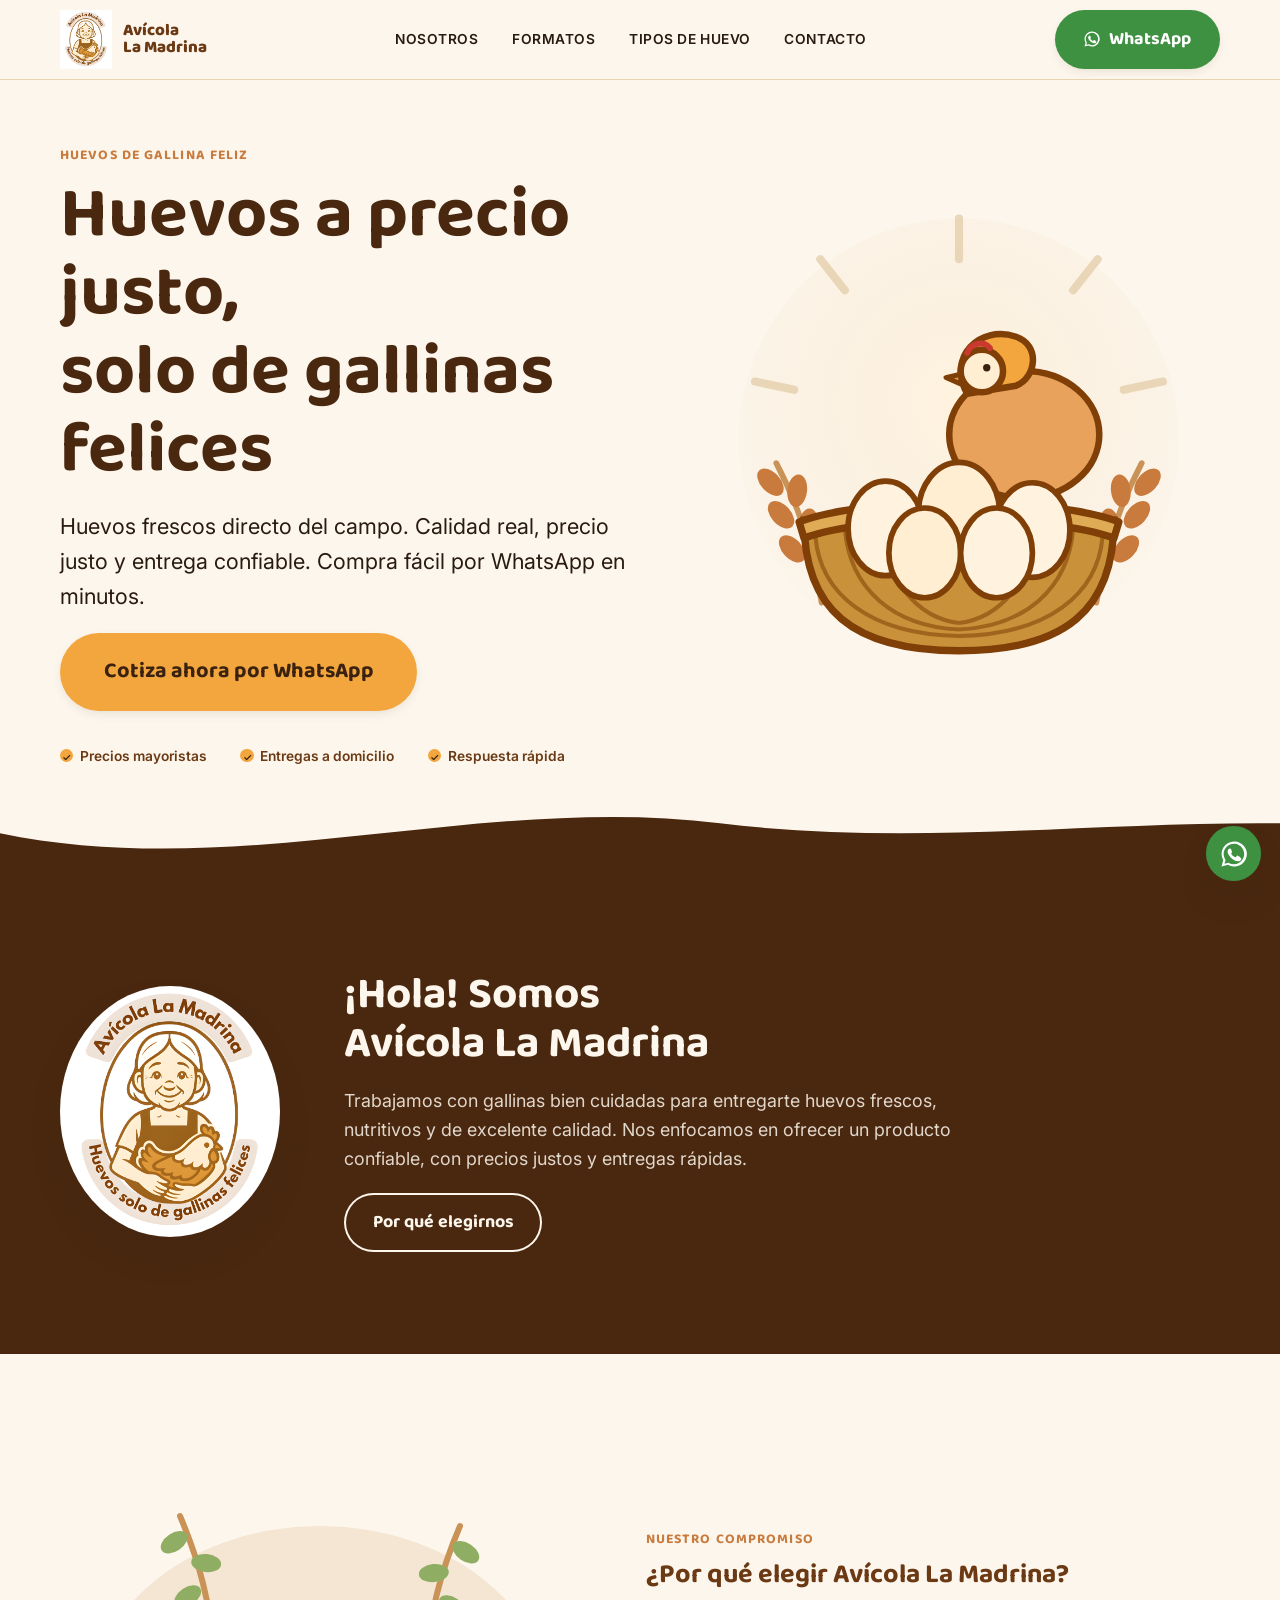
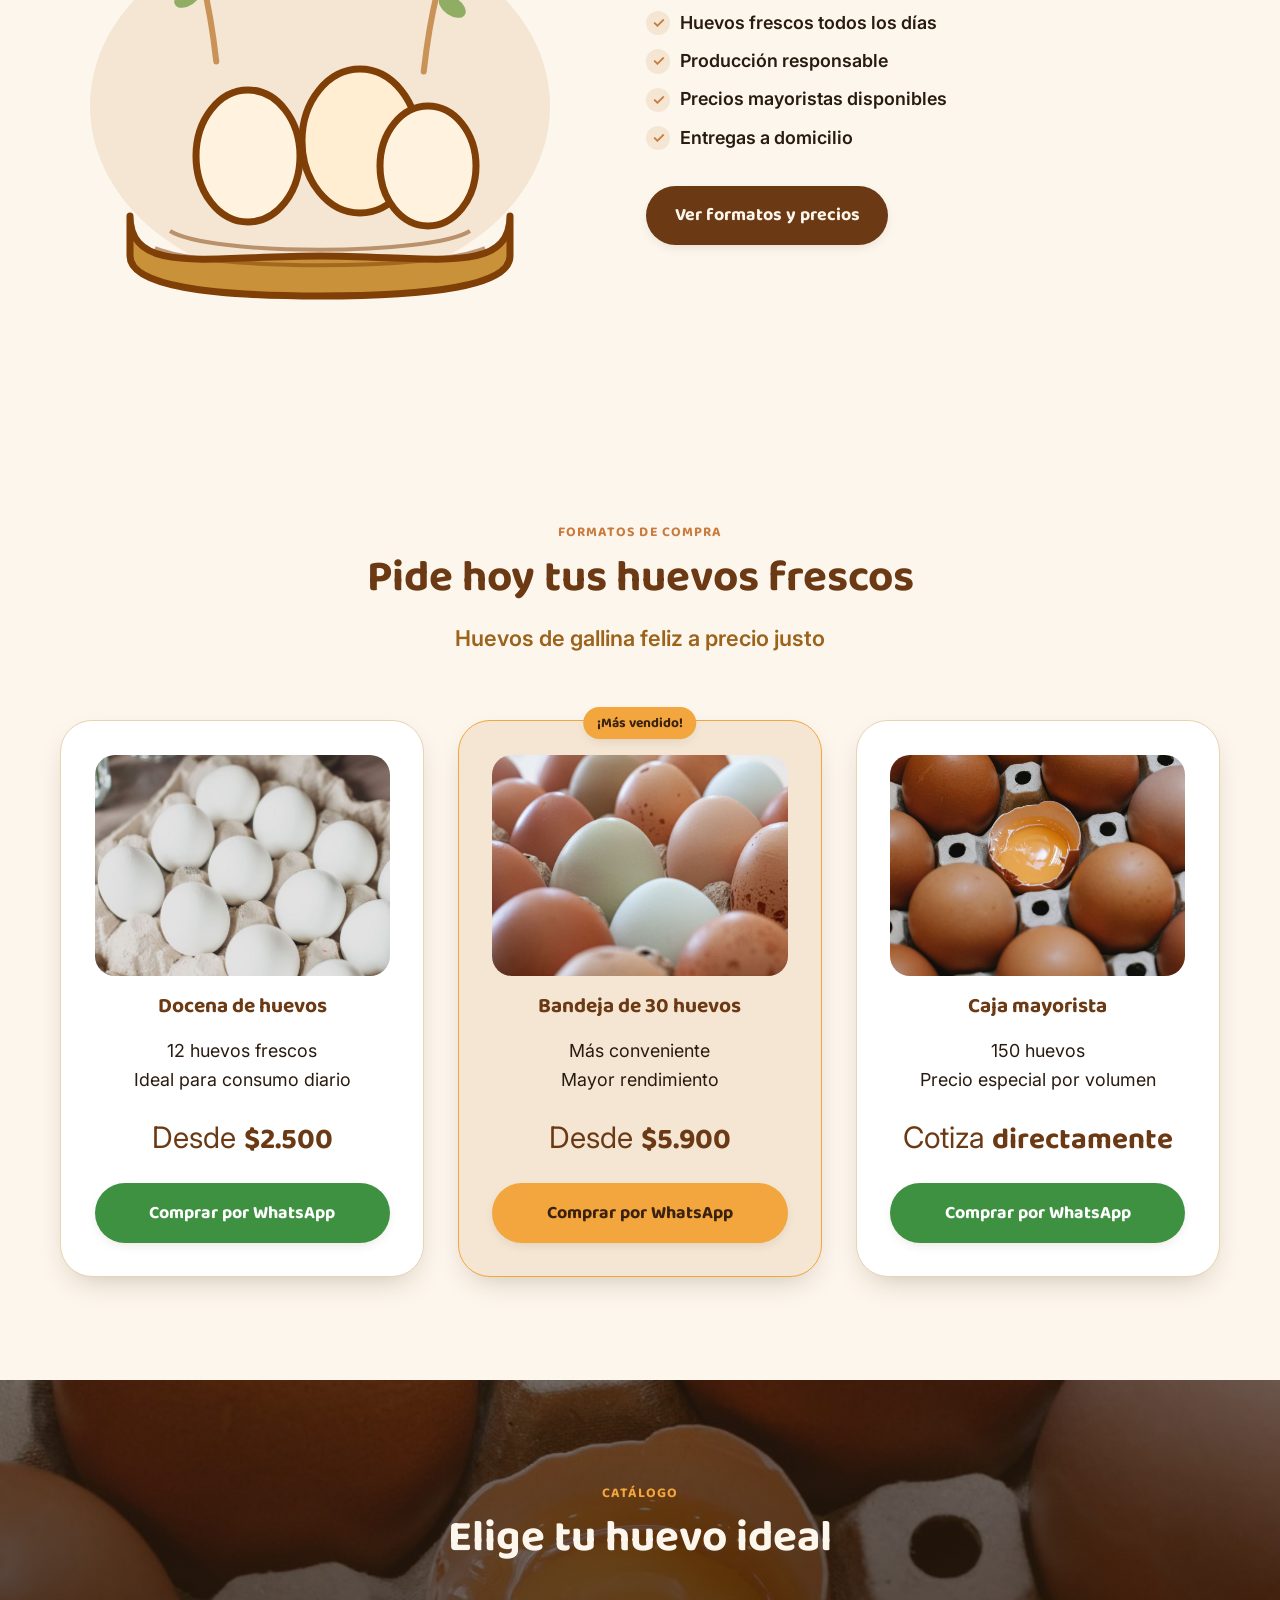
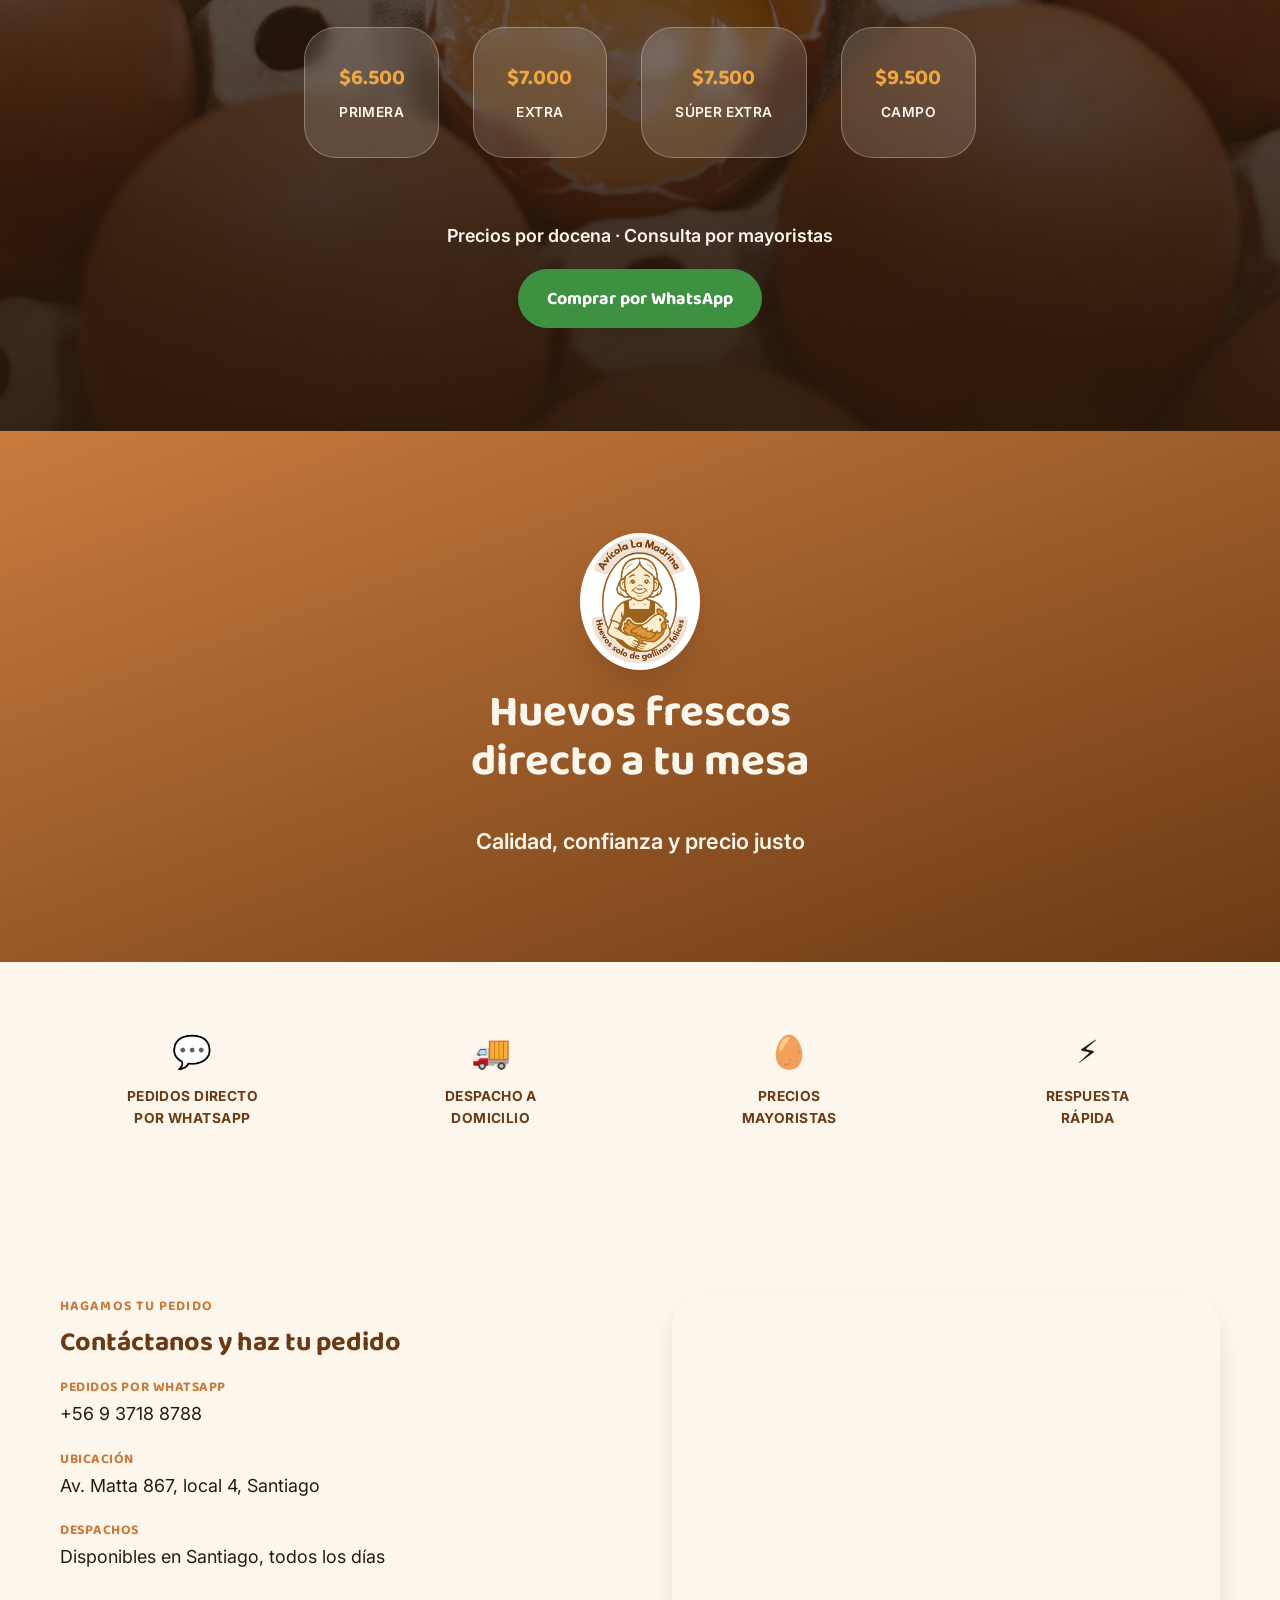
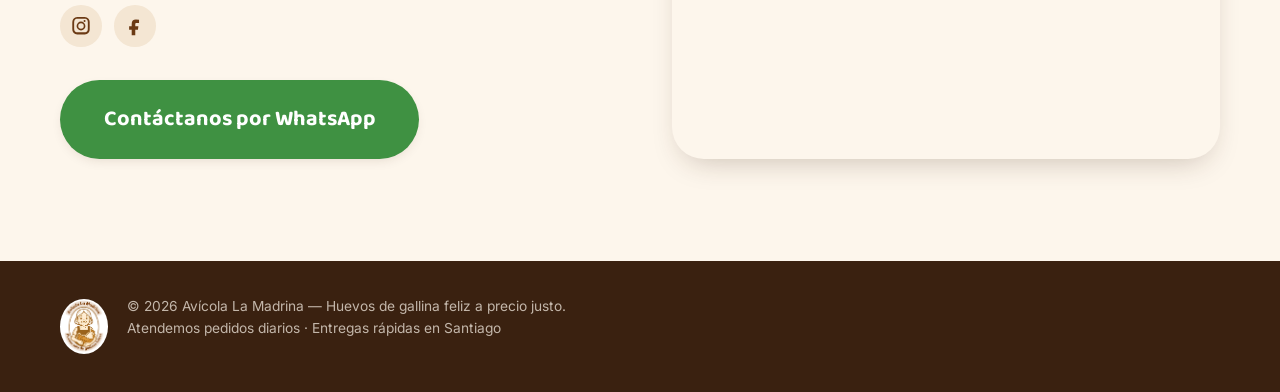
<file: index.html>
<!doctype html>
<html lang="es">
<head>
<meta charset="UTF-8">
<meta name="viewport" content="width=device-width, initial-scale=1.0">
<title>Avícola La Madrina — Huevos a precio justo, de gallinas felices</title>
<meta name="description" content="Huevos frescos directo del campo. Calidad real, precio justo y entrega confiable en Santiago. Cotiza y compra fácil por WhatsApp.">
<link rel="icon" href="assets/images/logo.png">
<link rel="preconnect" href="https://fonts.googleapis.com">
<link rel="preconnect" href="https://fonts.gstatic.com" crossorigin>
<link href="https://fonts.googleapis.com/css2?family=Baloo+2:wght@600;700;800&family=Inter:wght@400;500;600;700&display=swap" rel="stylesheet">
<link rel="stylesheet" href="css/tokens.css">
<link rel="stylesheet" href="css/main.css">
</head>
<body>

<header class="site-header" id="site-header">
  <div class="container site-header__row">
    <a href="#inicio" class="site-header__brand">
      <img src="assets/images/logo.png" alt="Avícola La Madrina" width="52" height="59">
      <span class="site-header__brand-text">Avícola<br>La Madrina</span>
    </a>

    <nav class="site-nav" id="site-nav" aria-label="Navegación principal">
      <a href="#nosotros">Nosotros</a>
      <a href="#formatos">Formatos</a>
      <a href="#tipos-huevo">Tipos de huevo</a>
      <a href="#contacto">Contacto</a>
    </nav>

    <div class="site-header__actions">
      <a class="btn btn--whatsapp js-whatsapp" data-wa-msg="Hola, quiero cotizar huevos" href="#">
        <svg viewBox="0 0 24 24" width="18" height="18" aria-hidden="true"><path fill="currentColor" d="M12 2a10 10 0 0 0-8.6 15L2 22l5.2-1.4A10 10 0 1 0 12 2Zm0 18.2a8.2 8.2 0 0 1-4.2-1.1l-.3-.2-3.1.8.8-3-.2-.3A8.2 8.2 0 1 1 12 20.2Zm4.5-6.1c-.2-.1-1.4-.7-1.6-.8-.2-.1-.4-.1-.6.1-.2.2-.6.8-.8 1-.1.2-.3.2-.5.1-1.4-.7-2.3-1.3-3.2-2.8-.2-.4.2-.4.6-1.2.1-.1 0-.3 0-.4C10.3 9.8 9.8 8.6 9.6 8.1c-.2-.5-.4-.4-.6-.4h-.5c-.2 0-.5.1-.7.3-.2.2-.9.9-.9 2.2s1 2.6 1.1 2.8c.1.2 1.9 3 4.7 4.1.7.3 1.2.4 1.6.5.7.2 1.3.2 1.8.1.5-.1 1.4-.6 1.6-1.1.2-.5.2-1 .1-1.1-.1-.1-.3-.2-.5-.3Z"/></svg>
        WhatsApp
      </a>
      <button class="menu-toggle" id="menu-toggle" aria-label="Abrir menú" aria-expanded="false" aria-controls="site-nav">
        <span></span><span></span><span></span>
      </button>
    </div>
  </div>
</header>

<main>

  <!-- HERO -->
  <section class="hero" id="inicio">
    <div class="container hero__row">
      <div class="hero__copy">
        <p class="eyebrow">Huevos de gallina feliz</p>
        <h1 class="hero__title">Huevos a precio justo,<br>solo de gallinas felices</h1>
        <p class="hero__lead">Huevos frescos directo del campo. Calidad real, precio justo y entrega confiable. Compra fácil por WhatsApp en minutos.</p>
        <a class="btn btn--yolk btn--lg js-whatsapp" data-wa-msg="Hola, quiero cotizar huevos" href="#">Cotiza ahora por WhatsApp</a>
        <ul class="check-list">
          <li>Precios mayoristas</li>
          <li>Entregas a domicilio</li>
          <li>Respuesta rápida</li>
        </ul>
      </div>
      <div class="hero__visual">
        <img src="assets/images/hero-basket.svg" alt="Canasta de huevos frescos con una gallina" width="640" height="640">
      </div>
    </div>
    <div class="hero__wave" aria-hidden="true"></div>
  </section>

  <!-- INTRO -->
  <section class="intro" id="nosotros">
    <div class="container intro__row">
      <div class="intro__badge reveal">
        <img src="assets/images/logo.png" alt="" width="220" height="251" loading="lazy">
      </div>
      <div class="intro__copy reveal">
        <h2>¡Hola! Somos<br>Avícola La Madrina</h2>
        <p>Trabajamos con gallinas bien cuidadas para entregarte huevos frescos, nutritivos y de excelente calidad. Nos enfocamos en ofrecer un producto confiable, con precios justos y entregas rápidas.</p>
        <a class="btn btn--outline-cream" href="#por-que-elegirnos">Por qué elegirnos</a>
      </div>
    </div>
  </section>

  <!-- WHY US -->
  <section class="why-us" id="por-que-elegirnos">
    <div class="container why-us__row">
      <div class="why-us__visual reveal">
        <img src="assets/images/nest-eggs.svg" alt="Nido con huevos frescos" width="520" height="460" loading="lazy">
      </div>
      <div class="why-us__copy reveal">
        <p class="eyebrow">Nuestro compromiso</p>
        <h2>¿Por qué elegir Avícola La Madrina?</h2>
        <ul class="feature-list">
          <li><span class="feature-list__icon">✓</span> Huevos frescos todos los días</li>
          <li><span class="feature-list__icon">✓</span> Producción responsable</li>
          <li><span class="feature-list__icon">✓</span> Precios mayoristas disponibles</li>
          <li><span class="feature-list__icon">✓</span> Entregas a domicilio</li>
        </ul>
        <a class="btn btn--brown" href="#formatos">Ver formatos y precios</a>
      </div>
    </div>
  </section>

  <!-- FORMATOS -->
  <section class="formats" id="formatos">
    <div class="container">
      <div class="section-head reveal">
        <p class="eyebrow">Formatos de compra</p>
        <h2>Pide hoy tus huevos frescos</h2>
        <p class="section-head__lead">Huevos de gallina feliz a precio justo</p>
      </div>

      <div class="formats__grid">
        <article class="format-card reveal">
          <div class="format-card__photo"><img src="assets/images/photos/product-docena.jpg" alt="Docena de huevos frescos" width="240" height="180" loading="lazy"></div>
          <h3>Docena de huevos</h3>
          <p>12 huevos frescos<br>Ideal para consumo diario</p>
          <p class="format-card__price">Desde <strong>$2.500</strong></p>
          <a class="btn btn--whatsapp btn--block js-whatsapp" data-wa-msg="Hola, quiero pedir una docena de huevos" href="#">Comprar por WhatsApp</a>
        </article>

        <article class="format-card format-card--featured reveal">
          <span class="format-card__ribbon">¡Más vendido!</span>
          <div class="format-card__photo"><img src="assets/images/photos/product-bandeja.jpg" alt="Bandeja de 30 huevos frescos" width="240" height="180" loading="lazy"></div>
          <h3>Bandeja de 30 huevos</h3>
          <p>Más conveniente<br>Mayor rendimiento</p>
          <p class="format-card__price">Desde <strong>$5.900</strong></p>
          <a class="btn btn--yolk btn--block js-whatsapp" data-wa-msg="Hola, quiero pedir una bandeja de 30 huevos" href="#">Comprar por WhatsApp</a>
        </article>

        <article class="format-card reveal">
          <div class="format-card__photo"><img src="assets/images/photos/tipos-eggs-row.jpg" alt="Caja mayorista de huevos" width="240" height="180" loading="lazy"></div>
          <h3>Caja mayorista</h3>
          <p>150 huevos<br>Precio especial por volumen</p>
          <p class="format-card__price">Cotiza <strong>directamente</strong></p>
          <a class="btn btn--whatsapp btn--block js-whatsapp" data-wa-msg="Hola, quiero cotizar una caja mayorista de 150 huevos" href="#">Comprar por WhatsApp</a>
        </article>
      </div>
    </div>
  </section>

  <!-- TIPOS DE HUEVO -->
  <section class="egg-types" id="tipos-huevo">
    <img class="egg-types__bg" src="assets/images/photos/tipos-eggs-row.jpg" alt="" loading="lazy">
    <div class="egg-types__overlay"></div>
    <div class="container egg-types__content reveal">
      <p class="eyebrow">Catálogo</p>
      <h2>Elige tu huevo ideal</h2>

      <div class="egg-types__badges">
        <div class="egg-types__badge"><strong>$6.500</strong><span>Primera</span></div>
        <div class="egg-types__badge"><strong>$7.000</strong><span>Extra</span></div>
        <div class="egg-types__badge"><strong>$7.500</strong><span>Súper Extra</span></div>
        <div class="egg-types__badge"><strong>$9.500</strong><span>Campo</span></div>
      </div>

      <div class="egg-types__footer">
        <p>Precios por docena · Consulta por mayoristas</p>
        <a class="btn btn--whatsapp js-whatsapp" data-wa-msg="Hola, quiero consultar precios mayoristas de huevos" href="#">Comprar por WhatsApp</a>
      </div>
    </div>
  </section>

  <!-- STATEMENT BANNER -->
  <section class="statement">
    <div class="container statement__inner reveal">
      <img class="statement__logo" src="assets/images/logo.png" alt="Avícola La Madrina" width="120" height="137" loading="lazy">
      <h2>Huevos frescos<br>directo a tu mesa</h2>
      <p>Calidad, confianza y precio justo</p>
    </div>
  </section>

  <!-- TRUST BADGES -->
  <section class="trust">
    <div class="container trust__grid">
      <div class="trust__item reveal">
        <span class="trust__icon">💬</span>
        <p>Pedidos directo<br>por WhatsApp</p>
      </div>
      <div class="trust__item reveal">
        <span class="trust__icon">🚚</span>
        <p>Despacho a<br>domicilio</p>
      </div>
      <div class="trust__item reveal">
        <span class="trust__icon">🥚</span>
        <p>Precios<br>mayoristas</p>
      </div>
      <div class="trust__item reveal">
        <span class="trust__icon">⚡</span>
        <p>Respuesta<br>rápida</p>
      </div>
    </div>
  </section>

  <!-- CONTACT -->
  <section class="contact" id="contacto">
    <div class="container contact__row">
      <div class="contact__copy reveal">
        <p class="eyebrow">Hagamos tu pedido</p>
        <h2>Contáctanos y haz tu pedido</h2>
        <ul class="contact__list">
          <li>
            <strong>Pedidos por WhatsApp</strong>
            <span class="js-whatsapp-number">+56 9 0000 0000</span>
          </li>
          <li>
            <strong>Ubicación</strong>
            <span>Av. Matta 867, local 4, Santiago</span>
          </li>
          <li>
            <strong>Despachos</strong>
            <span>Disponibles en Santiago, todos los días</span>
          </li>
        </ul>
        <div class="contact__socials" aria-label="Redes sociales">
          <a href="#" aria-label="Instagram">
            <svg viewBox="0 0 24 24" width="22" height="22"><path fill="currentColor" d="M12 2.2c2.7 0 3 0 4 .05 1 .05 1.7.2 2.3.45.6.25 1.1.6 1.6 1.1.5.5.85 1 1.1 1.6.25.6.4 1.3.45 2.3.05 1 .05 1.3.05 4s0 3-.05 4c-.05 1-.2 1.7-.45 2.3-.25.6-.6 1.1-1.1 1.6-.5.5-1 .85-1.6 1.1-.6.25-1.3.4-2.3.45-1 .05-1.3.05-4 .05s-3 0-4-.05c-1-.05-1.7-.2-2.3-.45-.6-.25-1.1-.6-1.6-1.1-.5-.5-.85-1-1.1-1.6-.25-.6-.4-1.3-.45-2.3-.05-1-.05-1.3-.05-4s0-3 .05-4c.05-1 .2-1.7.45-2.3.25-.6.6-1.1 1.1-1.6.5-.5 1-.85 1.6-1.1.6-.25 1.3-.4 2.3-.45 1-.05 1.3-.05 4-.05Zm0 1.8c-2.66 0-2.97 0-4.02.06-.8.04-1.24.17-1.53.29-.38.15-.66.32-.95.61-.29.29-.46.57-.61.95-.12.29-.25.72-.29 1.53-.05 1.05-.06 1.36-.06 4.02s0 2.97.06 4.02c.04.8.17 1.24.29 1.53.15.38.32.66.61.95.29.29.57.46.95.61.29.12.72.25 1.53.29 1.05.05 1.36.06 4.02.06s2.97 0 4.02-.06c.8-.04 1.24-.17 1.53-.29.38-.15.66-.32.95-.61.29-.29.46-.57.61-.95.12-.29.25-.72.29-1.53.05-1.05.06-1.36.06-4.02s0-2.97-.06-4.02c-.04-.8-.17-1.24-.29-1.53-.15-.38-.32-.66-.61-.95a2.6 2.6 0 0 0-.95-.61c-.29-.12-.72-.25-1.53-.29-1.05-.05-1.36-.06-4.02-.06Zm0 3.2a4.8 4.8 0 1 1 0 9.6 4.8 4.8 0 0 1 0-9.6Zm0 1.8a3 3 0 1 0 0 6 3 3 0 0 0 0-6Zm5-2.4a1.12 1.12 0 1 1-2.24 0 1.12 1.12 0 0 1 2.24 0Z"/></svg>
          </a>
          <a href="#" aria-label="Facebook">
            <svg viewBox="0 0 24 24" width="22" height="22"><path fill="currentColor" d="M14 8.6h2.4V5.2A31 31 0 0 0 13 5c-3 0-4.6 1.7-4.6 4.7v2.6H5.6v3.8h2.8V22h3.9v-5.9h2.9l.5-3.8h-3.4V10c0-1 .3-1.4 1.7-1.4Z"/></svg>
          </a>
        </div>
        <a class="btn btn--whatsapp btn--lg js-whatsapp" data-wa-msg="Hola, quiero hacer un pedido" href="#">Contáctanos por WhatsApp</a>
      </div>

      <div class="contact__map reveal">
        <iframe
          title="Mapa de ubicación Avícola La Madrina"
          src="https://maps.google.com/maps?q=Av.%20Matta%20867%2C%20Santiago&t=&z=16&ie=UTF8&iwloc=&output=embed"
          loading="lazy"
          referrerpolicy="no-referrer-when-downgrade">
        </iframe>
      </div>
    </div>
  </section>

</main>

<footer class="site-footer">
  <div class="container site-footer__row">
    <img src="assets/images/logo.png" alt="Avícola La Madrina" width="48" height="55">
    <p>© 2026 Avícola La Madrina — Huevos de gallina feliz a precio justo.<br>Atendemos pedidos diarios · Entregas rápidas en Santiago</p>
  </div>
</footer>

<a class="whatsapp-float js-whatsapp" data-wa-msg="Hola, quiero hacer una consulta" href="#" aria-label="Escríbenos por WhatsApp">
  <svg viewBox="0 0 24 24" width="30" height="30"><path fill="currentColor" d="M12 2a10 10 0 0 0-8.6 15L2 22l5.2-1.4A10 10 0 1 0 12 2Zm0 18.2a8.2 8.2 0 0 1-4.2-1.1l-.3-.2-3.1.8.8-3-.2-.3A8.2 8.2 0 1 1 12 20.2Zm4.5-6.1c-.2-.1-1.4-.7-1.6-.8-.2-.1-.4-.1-.6.1-.2.2-.6.8-.8 1-.1.2-.3.2-.5.1-1.4-.7-2.3-1.3-3.2-2.8-.2-.4.2-.4.6-1.2.1-.1 0-.3 0-.4C10.3 9.8 9.8 8.6 9.6 8.1c-.2-.5-.4-.4-.6-.4h-.5c-.2 0-.5.1-.7.3-.2.2-.9.9-.9 2.2s1 2.6 1.1 2.8c.1.2 1.9 3 4.7 4.1.7.3 1.2.4 1.6.5.7.2 1.3.2 1.8.1.5-.1 1.4-.6 1.6-1.1.2-.5.2-1 .1-1.1-.1-.1-.3-.2-.5-.3Z"/></svg>
</a>

<script src="js/main.js"></script>
</body>
</html>
</file>
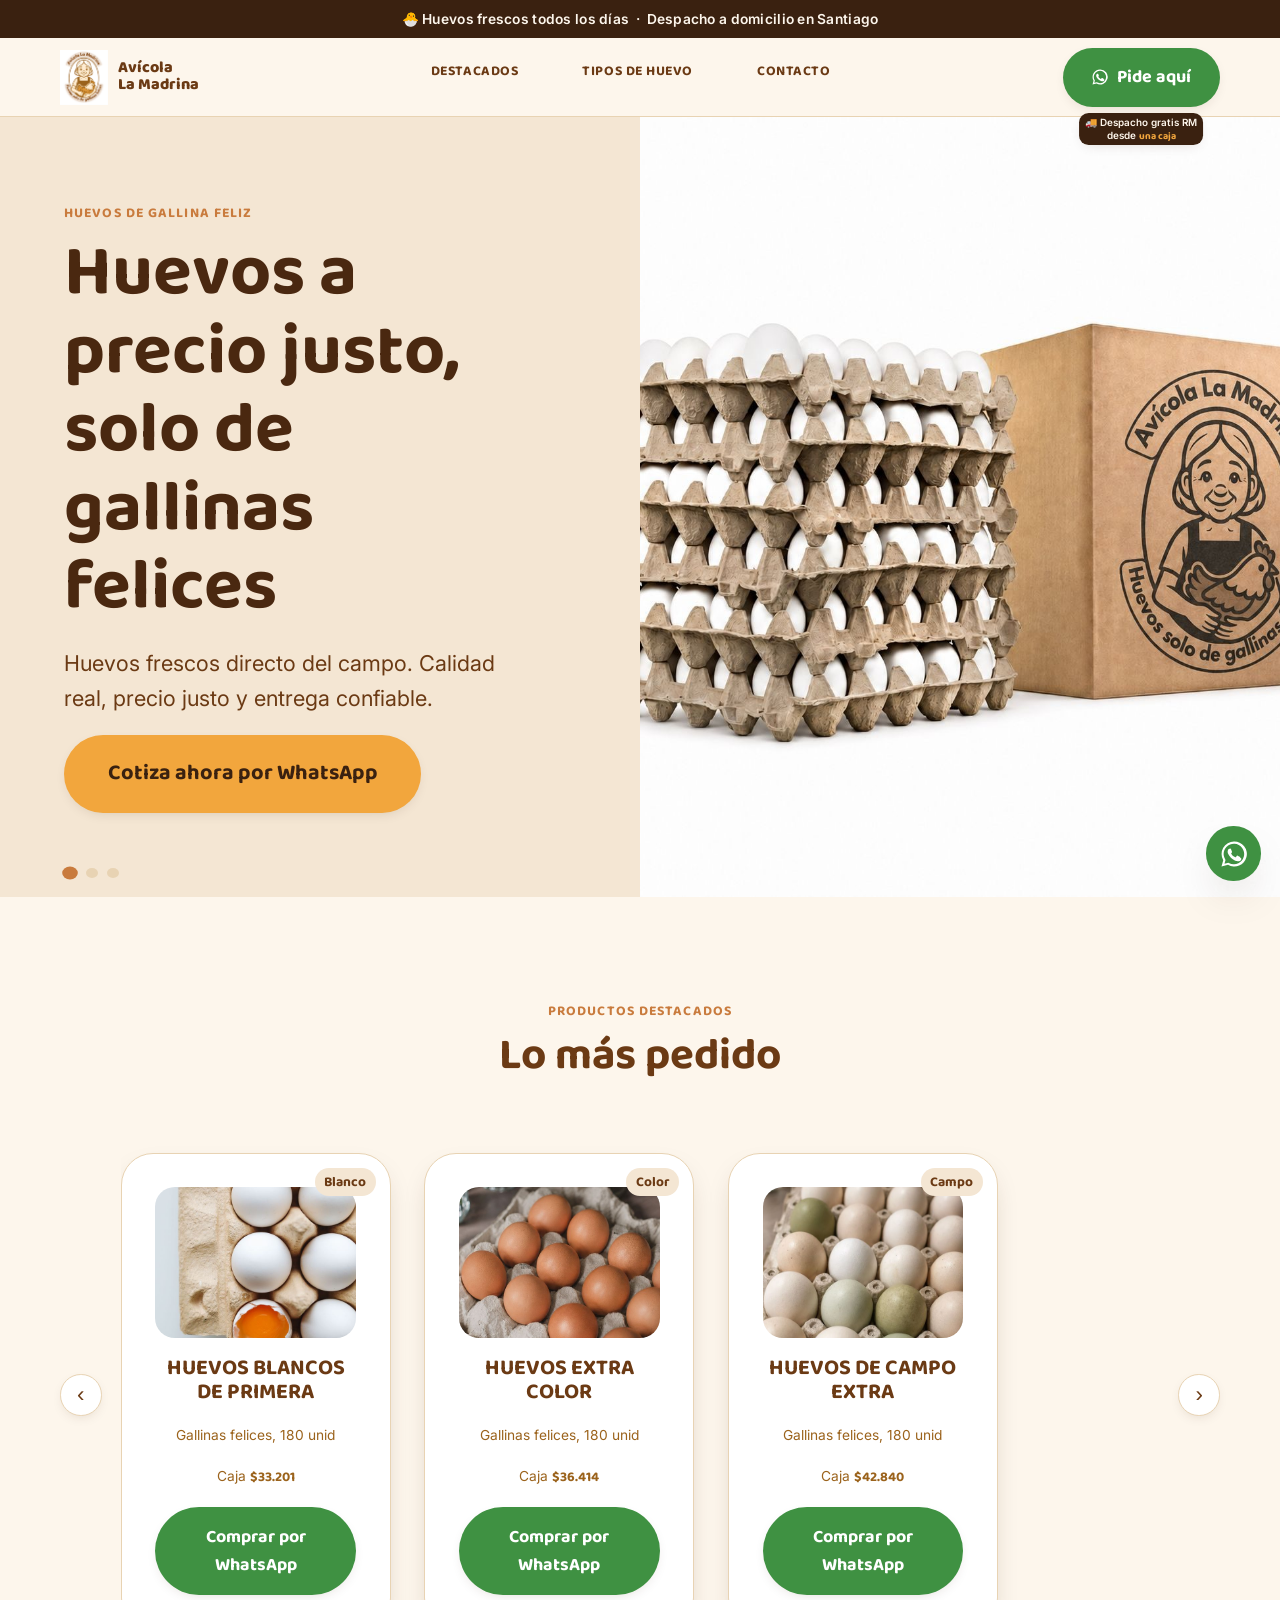
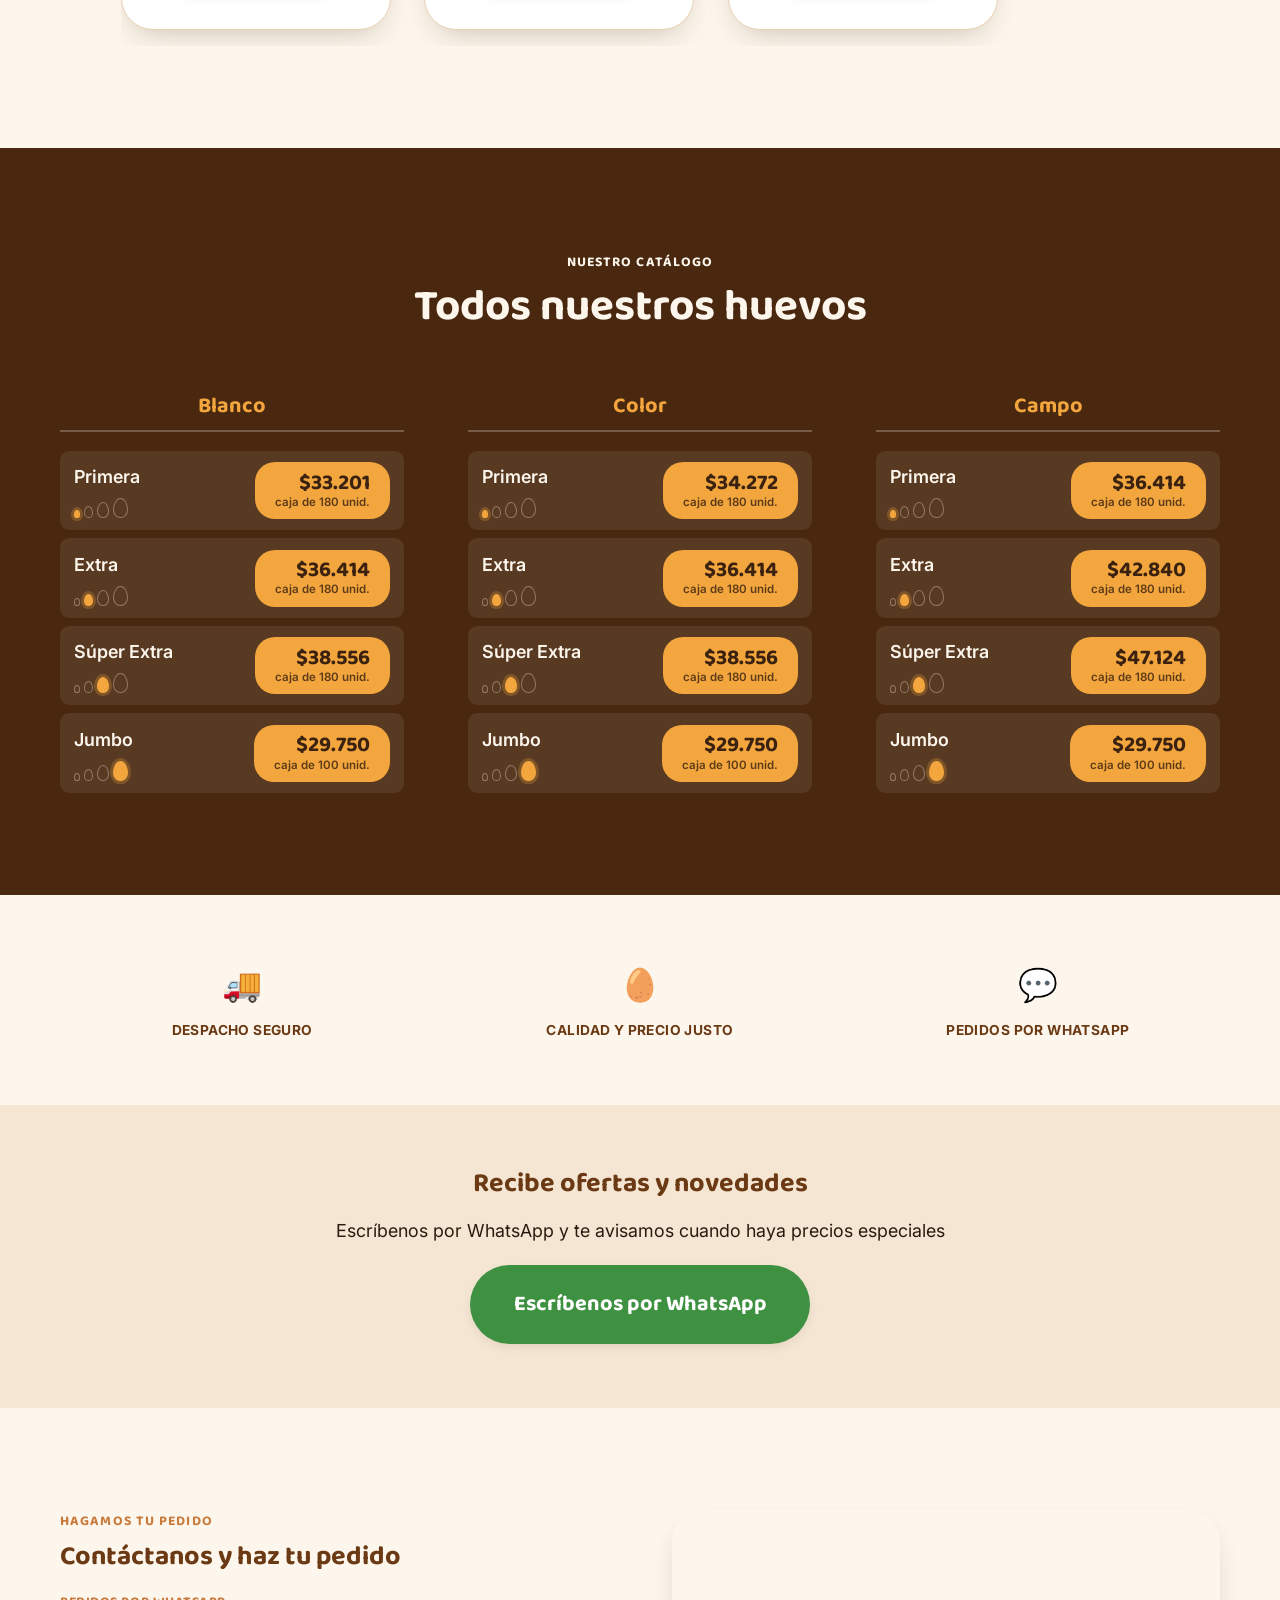
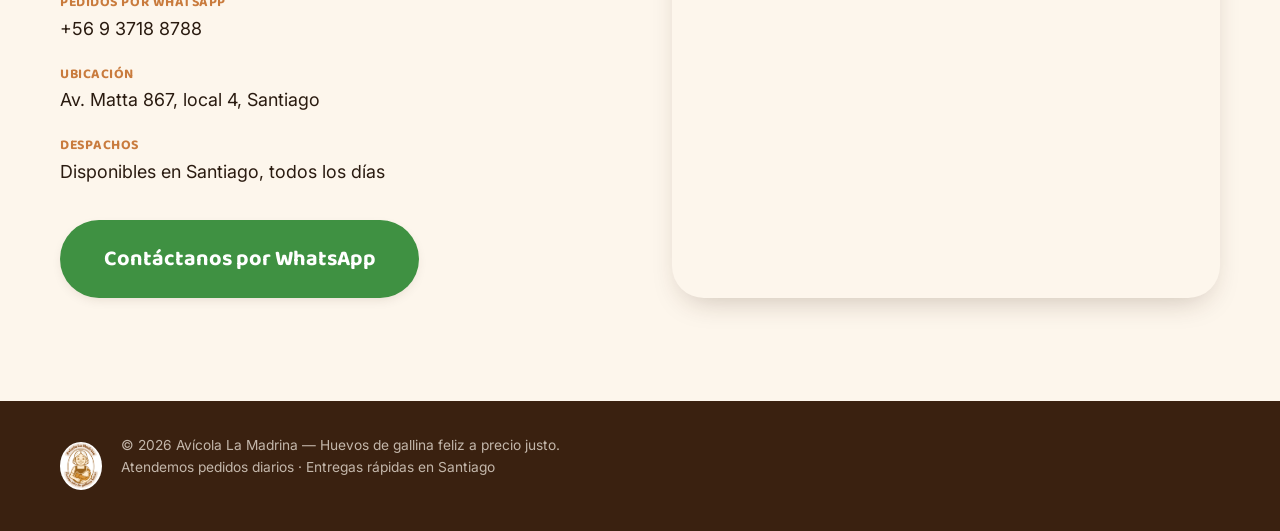
<file: version-clasica/index.html>
<!doctype html>
<html lang="es">
<head>
<meta charset="UTF-8">
<meta name="viewport" content="width=device-width, initial-scale=1.0">
<title>Avícola La Madrina — Huevos a precio justo, de gallinas felices</title>
<meta name="description" content="Huevos frescos directo del campo. Calidad real, precio justo y entrega confiable en Santiago. Cotiza y compra fácil por WhatsApp.">
<link rel="icon" href="../assets/images/logo.png">
<link rel="preconnect" href="https://fonts.googleapis.com">
<link rel="preconnect" href="https://fonts.gstatic.com" crossorigin>
<link href="https://fonts.googleapis.com/css2?family=Baloo+2:wght@600;700;800&family=Inter:wght@400;500;600;700&display=swap" rel="stylesheet">
<link rel="stylesheet" href="../css/tokens.css">
<link rel="stylesheet" href="css/clasica.css">
</head>
<body>

<div class="promo-bar">🐣 Huevos frescos todos los días&nbsp; · &nbsp;Despacho a domicilio en Santiago</div>

<header class="chdr" id="chdr">
  <div class="container chdr__row">
    <a href="#inicio" class="chdr__brand">
      <img src="../assets/images/logo.png" alt="Avícola La Madrina" width="48" height="55">
      <span>Avícola<br>La Madrina</span>
    </a>

    <nav class="ctabs" id="ctabs" aria-label="Navegación principal">
      <a href="#destacados">Destacados</a>
      <a href="#tipos">Tipos de huevo</a>
      <a href="#contacto">Contacto</a>
    </nav>

    <div class="chdr__actions">
      <div class="chdr__wa-wrap">
        <a class="cbtn cbtn--whatsapp js-whatsapp" data-wa-msg="Hola, quiero cotizar huevos" href="#">
          <svg viewBox="0 0 24 24" width="18" height="18" aria-hidden="true"><path fill="currentColor" d="M12 2a10 10 0 0 0-8.6 15L2 22l5.2-1.4A10 10 0 1 0 12 2Zm0 18.2a8.2 8.2 0 0 1-4.2-1.1l-.3-.2-3.1.8.8-3-.2-.3A8.2 8.2 0 1 1 12 20.2Zm4.5-6.1c-.2-.1-1.4-.7-1.6-.8-.2-.1-.4-.1-.6.1-.2.2-.6.8-.8 1-.1.2-.3.2-.5.1-1.4-.7-2.3-1.3-3.2-2.8-.2-.4.2-.4.6-1.2.1-.1 0-.3 0-.4C10.3 9.8 9.8 8.6 9.6 8.1c-.2-.5-.4-.4-.6-.4h-.5c-.2 0-.5.1-.7.3-.2.2-.9.9-.9 2.2s1 2.6 1.1 2.8c.1.2 1.9 3 4.7 4.1.7.3 1.2.4 1.6.5.7.2 1.3.2 1.8.1.5-.1 1.4-.6 1.6-1.1.2-.5.2-1 .1-1.1-.1-.1-.3-.2-.5-.3Z"/></svg>
          Pide aquí
        </a>
        <span class="chdr__freebadge">🚚 Despacho gratis RM<br>desde <strong>una caja</strong></span>
      </div>
      <button class="cmenu-toggle" id="cmenu-toggle" aria-label="Abrir menú" aria-expanded="false" aria-controls="ctabs">
        <span></span><span></span><span></span>
      </button>
    </div>
  </div>
</header>

<main>

  <!-- HERO CAROUSEL -->
  <section class="chero" id="inicio">
    <div class="chero__track" id="chero-track">

      <div class="chero__slide is-active">
        <div class="chero__text-panel">
          <div class="chero__slide-inner">
            <p class="ceyebrow">Huevos de gallina feliz</p>
            <h1>Huevos a precio justo,<br>solo de gallinas felices</h1>
            <p class="chero__lead">Huevos frescos directo del campo. Calidad real, precio justo y entrega confiable.</p>
            <a class="cbtn cbtn--yolk cbtn--lg js-whatsapp" data-wa-msg="Hola, quiero cotizar huevos" href="#">Cotiza ahora por WhatsApp</a>
          </div>
        </div>
        <div class="chero__photo-panel">
          <img src="../assets/images/photos/box-blanco.jpg" alt="Caja y bandejas de huevos Avícola La Madrina">
        </div>
      </div>

      <div class="chero__slide">
        <div class="chero__text-panel">
          <div class="chero__slide-inner">
            <p class="ceyebrow">Para tu negocio</p>
            <h1>Precios mayoristas<br>desde 20 cajas</h1>
            <p class="chero__lead">Abastece tu negocio con huevos frescos y precios especiales por volumen.</p>
            <a class="cbtn cbtn--yolk cbtn--lg js-whatsapp" data-wa-msg="Hola, quiero consultar precios mayoristas" href="#">Consultar por WhatsApp</a>
          </div>
        </div>
        <div class="chero__photo-panel">
          <img src="../assets/images/photos/box-color.jpg" alt="Caja y bandejas de huevos de campo Avícola La Madrina">
        </div>
      </div>

      <div class="chero__slide">
        <div class="chero__text-panel">
          <div class="chero__slide-inner">
            <p class="ceyebrow">Directo a tu puerta</p>
            <h1>Despacho a domicilio<br>en Santiago</h1>
            <p class="chero__lead">Pide por WhatsApp y recibe tus huevos frescos sin salir de casa.</p>
            <a class="cbtn cbtn--yolk cbtn--lg js-whatsapp" data-wa-msg="Hola, quiero coordinar un despacho a domicilio" href="#">Pedir por WhatsApp</a>
          </div>
        </div>
        <div class="chero__photo-panel">
          <img src="../assets/images/photos/hero-delivery-hands.jpg" alt="Entrega de huevos a domicilio">
        </div>
      </div>

    </div>
    <div class="chero__dots" id="chero-dots" role="tablist" aria-label="Slides del carrusel"></div>
  </section>

  <!-- DESTACADOS CAROUSEL -->
  <section class="cdestacados" id="destacados">
    <div class="container csection-head">
      <p class="ceyebrow">Productos destacados</p>
      <h2>Lo más pedido</h2>
    </div>

    <div class="cdestacados__viewport container">
      <button class="ccarousel-arrow ccarousel-arrow--prev" data-carousel-prev aria-label="Ver anterior">‹</button>

      <div class="cdestacados__track" id="destacados-track">
        <article class="cproduct-card">
          <span class="cproduct-card__badge">Blanco</span>
          <div class="cproduct-card__photo"><img src="../assets/images/photos/product-tipo-huevo.jpg" alt="Huevos Blancos de Primera" width="220" height="160" loading="lazy"></div>
          <h3>HUEVOS BLANCOS DE PRIMERA</h3>
          <p>Gallinas felices, 180 unid</p>
          <p class="cproduct-card__price">Caja <strong>$33.201</strong></p>
          <a class="cbtn cbtn--whatsapp cbtn--block js-whatsapp" data-wa-msg="Hola, quiero cotizar una caja de Huevos Blancos de Primera" href="#">Comprar por WhatsApp</a>
        </article>

        <article class="cproduct-card">
          <span class="cproduct-card__badge">Color</span>
          <div class="cproduct-card__photo"><img src="../assets/images/photos/eggs-color-jumbo.jpg" alt="Huevos Extra Color" width="220" height="160" loading="lazy"></div>
          <h3>HUEVOS EXTRA COLOR</h3>
          <p>Gallinas felices, 180 unid</p>
          <p class="cproduct-card__price">Caja <strong>$36.414</strong></p>
          <a class="cbtn cbtn--whatsapp cbtn--block js-whatsapp" data-wa-msg="Hola, quiero cotizar una caja de Huevos Extra Color" href="#">Comprar por WhatsApp</a>
        </article>

        <article class="cproduct-card">
          <span class="cproduct-card__badge">Campo</span>
          <div class="cproduct-card__photo"><img src="../assets/images/photos/eggs-campo-variety.jpg" alt="Huevos de Campo Extra" width="220" height="160" loading="lazy"></div>
          <h3>HUEVOS DE CAMPO EXTRA</h3>
          <p>Gallinas felices, 180 unid</p>
          <p class="cproduct-card__price">Caja <strong>$42.840</strong></p>
          <a class="cbtn cbtn--whatsapp cbtn--block js-whatsapp" data-wa-msg="Hola, quiero cotizar una caja de Huevos de Campo Extra" href="#">Comprar por WhatsApp</a>
        </article>
      </div>

      <button class="ccarousel-arrow ccarousel-arrow--next" data-carousel-next aria-label="Ver siguiente">›</button>
    </div>
  </section>

  <!-- CATÁLOGO -->
  <section class="ccatalogo" id="tipos">
    <div class="container">
      <div class="csection-head">
        <p class="ceyebrow">Nuestro catálogo</p>
        <h2>Todos nuestros huevos</h2>
      </div>

      <div class="ccatalogo__grid">
        <div class="ccatalogo__col">
          <h3>Blanco</h3>
          <ul class="ccatalogo__list">
            <li>
              <div class="ccatalogo__info">
                <span class="ccatalogo__name">Primera</span>
                <span class="csize-scale" aria-hidden="true"><i class="csize-scale__dot is-active"></i><i class="csize-scale__dot"></i><i class="csize-scale__dot"></i><i class="csize-scale__dot"></i></span>
              </div>
              <a class="js-whatsapp" data-wa-msg="Hola, quiero cotizar huevos Blanco Primera" href="#"><strong>$33.201</strong><small>caja de 180 unid.</small></a>
            </li>
            <li>
              <div class="ccatalogo__info">
                <span class="ccatalogo__name">Extra</span>
                <span class="csize-scale" aria-hidden="true"><i class="csize-scale__dot"></i><i class="csize-scale__dot is-active"></i><i class="csize-scale__dot"></i><i class="csize-scale__dot"></i></span>
              </div>
              <a class="js-whatsapp" data-wa-msg="Hola, quiero cotizar huevos Blanco Extra" href="#"><strong>$36.414</strong><small>caja de 180 unid.</small></a>
            </li>
            <li>
              <div class="ccatalogo__info">
                <span class="ccatalogo__name">Súper Extra</span>
                <span class="csize-scale" aria-hidden="true"><i class="csize-scale__dot"></i><i class="csize-scale__dot"></i><i class="csize-scale__dot is-active"></i><i class="csize-scale__dot"></i></span>
              </div>
              <a class="js-whatsapp" data-wa-msg="Hola, quiero cotizar huevos Blanco Súper Extra" href="#"><strong>$38.556</strong><small>caja de 180 unid.</small></a>
            </li>
            <li>
              <div class="ccatalogo__info">
                <span class="ccatalogo__name">Jumbo</span>
                <span class="csize-scale" aria-hidden="true"><i class="csize-scale__dot"></i><i class="csize-scale__dot"></i><i class="csize-scale__dot"></i><i class="csize-scale__dot is-active"></i></span>
              </div>
              <a class="js-whatsapp" data-wa-msg="Hola, quiero cotizar huevos Blanco Jumbo" href="#"><strong>$29.750</strong><small>caja de 100 unid.</small></a>
            </li>
          </ul>
        </div>

        <div class="ccatalogo__col">
          <h3>Color</h3>
          <ul class="ccatalogo__list">
            <li>
              <div class="ccatalogo__info">
                <span class="ccatalogo__name">Primera</span>
                <span class="csize-scale" aria-hidden="true"><i class="csize-scale__dot is-active"></i><i class="csize-scale__dot"></i><i class="csize-scale__dot"></i><i class="csize-scale__dot"></i></span>
              </div>
              <a class="js-whatsapp" data-wa-msg="Hola, quiero cotizar huevos Color Primera" href="#"><strong>$34.272</strong><small>caja de 180 unid.</small></a>
            </li>
            <li>
              <div class="ccatalogo__info">
                <span class="ccatalogo__name">Extra</span>
                <span class="csize-scale" aria-hidden="true"><i class="csize-scale__dot"></i><i class="csize-scale__dot is-active"></i><i class="csize-scale__dot"></i><i class="csize-scale__dot"></i></span>
              </div>
              <a class="js-whatsapp" data-wa-msg="Hola, quiero cotizar huevos Color Extra" href="#"><strong>$36.414</strong><small>caja de 180 unid.</small></a>
            </li>
            <li>
              <div class="ccatalogo__info">
                <span class="ccatalogo__name">Súper Extra</span>
                <span class="csize-scale" aria-hidden="true"><i class="csize-scale__dot"></i><i class="csize-scale__dot"></i><i class="csize-scale__dot is-active"></i><i class="csize-scale__dot"></i></span>
              </div>
              <a class="js-whatsapp" data-wa-msg="Hola, quiero cotizar huevos Color Súper Extra" href="#"><strong>$38.556</strong><small>caja de 180 unid.</small></a>
            </li>
            <li>
              <div class="ccatalogo__info">
                <span class="ccatalogo__name">Jumbo</span>
                <span class="csize-scale" aria-hidden="true"><i class="csize-scale__dot"></i><i class="csize-scale__dot"></i><i class="csize-scale__dot"></i><i class="csize-scale__dot is-active"></i></span>
              </div>
              <a class="js-whatsapp" data-wa-msg="Hola, quiero cotizar huevos Color Jumbo" href="#"><strong>$29.750</strong><small>caja de 100 unid.</small></a>
            </li>
          </ul>
        </div>

        <div class="ccatalogo__col">
          <h3>Campo</h3>
          <ul class="ccatalogo__list">
            <li>
              <div class="ccatalogo__info">
                <span class="ccatalogo__name">Primera</span>
                <span class="csize-scale" aria-hidden="true"><i class="csize-scale__dot is-active"></i><i class="csize-scale__dot"></i><i class="csize-scale__dot"></i><i class="csize-scale__dot"></i></span>
              </div>
              <a class="js-whatsapp" data-wa-msg="Hola, quiero cotizar huevos de Campo Primera" href="#"><strong>$36.414</strong><small>caja de 180 unid.</small></a>
            </li>
            <li>
              <div class="ccatalogo__info">
                <span class="ccatalogo__name">Extra</span>
                <span class="csize-scale" aria-hidden="true"><i class="csize-scale__dot"></i><i class="csize-scale__dot is-active"></i><i class="csize-scale__dot"></i><i class="csize-scale__dot"></i></span>
              </div>
              <a class="js-whatsapp" data-wa-msg="Hola, quiero cotizar huevos de Campo Extra" href="#"><strong>$42.840</strong><small>caja de 180 unid.</small></a>
            </li>
            <li>
              <div class="ccatalogo__info">
                <span class="ccatalogo__name">Súper Extra</span>
                <span class="csize-scale" aria-hidden="true"><i class="csize-scale__dot"></i><i class="csize-scale__dot"></i><i class="csize-scale__dot is-active"></i><i class="csize-scale__dot"></i></span>
              </div>
              <a class="js-whatsapp" data-wa-msg="Hola, quiero cotizar huevos de Campo Súper Extra" href="#"><strong>$47.124</strong><small>caja de 180 unid.</small></a>
            </li>
            <li>
              <div class="ccatalogo__info">
                <span class="ccatalogo__name">Jumbo</span>
                <span class="csize-scale" aria-hidden="true"><i class="csize-scale__dot"></i><i class="csize-scale__dot"></i><i class="csize-scale__dot"></i><i class="csize-scale__dot is-active"></i></span>
              </div>
              <a class="js-whatsapp" data-wa-msg="Hola, quiero cotizar huevos de Campo Jumbo" href="#"><strong>$29.750</strong><small>caja de 100 unid.</small></a>
            </li>
          </ul>
        </div>
      </div>
    </div>
  </section>

  <!-- TRUST BADGES -->
  <section class="ctrust">
    <div class="container ctrust__grid">
      <div class="ctrust__item"><span>🚚</span><p>Despacho seguro</p></div>
      <div class="ctrust__item"><span>🥚</span><p>Calidad y precio justo</p></div>
      <div class="ctrust__item"><span>💬</span><p>Pedidos por WhatsApp</p></div>
    </div>
  </section>

  <!-- NEWSLETTER (WhatsApp opt-in, no hay backend de correo) -->
  <section class="cnewsletter">
    <div class="container cnewsletter__inner">
      <h2>Recibe ofertas y novedades</h2>
      <p>Escríbenos por WhatsApp y te avisamos cuando haya precios especiales</p>
      <a class="cbtn cbtn--whatsapp cbtn--lg js-whatsapp" data-wa-msg="Hola, quiero recibir ofertas y novedades" href="#">Escríbenos por WhatsApp</a>
    </div>
  </section>

  <!-- CONTACT -->
  <section class="ccontact" id="contacto">
    <div class="container ccontact__row">
      <div class="ccontact__copy">
        <p class="ceyebrow">Hagamos tu pedido</p>
        <h2>Contáctanos y haz tu pedido</h2>
        <ul class="ccontact__list">
          <li><strong>Pedidos por WhatsApp</strong><span class="js-whatsapp-number">+56 9 0000 0000</span></li>
          <li><strong>Ubicación</strong><span>Av. Matta 867, local 4, Santiago</span></li>
          <li><strong>Despachos</strong><span>Disponibles en Santiago, todos los días</span></li>
        </ul>
        <a class="cbtn cbtn--whatsapp cbtn--lg js-whatsapp" data-wa-msg="Hola, quiero hacer un pedido" href="#">Contáctanos por WhatsApp</a>
      </div>
      <div class="ccontact__map">
        <iframe title="Mapa de ubicación Avícola La Madrina" src="https://maps.google.com/maps?q=Av.%20Matta%20867%2C%20Santiago&t=&z=16&ie=UTF8&iwloc=&output=embed" loading="lazy" referrerpolicy="no-referrer-when-downgrade"></iframe>
      </div>
    </div>
  </section>

</main>

<footer class="cfooter">
  <div class="container cfooter__row">
    <img src="../assets/images/logo.png" alt="Avícola La Madrina" width="42" height="48">
    <p>© 2026 Avícola La Madrina — Huevos de gallina feliz a precio justo.<br>Atendemos pedidos diarios · Entregas rápidas en Santiago</p>
  </div>
</footer>

<a class="cwhatsapp-float js-whatsapp" data-wa-msg="Hola, quiero hacer una consulta" href="#" aria-label="Escríbenos por WhatsApp">
  <svg viewBox="0 0 24 24" width="30" height="30"><path fill="currentColor" d="M12 2a10 10 0 0 0-8.6 15L2 22l5.2-1.4A10 10 0 1 0 12 2Zm0 18.2a8.2 8.2 0 0 1-4.2-1.1l-.3-.2-3.1.8.8-3-.2-.3A8.2 8.2 0 1 1 12 20.2Zm4.5-6.1c-.2-.1-1.4-.7-1.6-.8-.2-.1-.4-.1-.6.1-.2.2-.6.8-.8 1-.1.2-.3.2-.5.1-1.4-.7-2.3-1.3-3.2-2.8-.2-.4.2-.4.6-1.2.1-.1 0-.3 0-.4C10.3 9.8 9.8 8.6 9.6 8.1c-.2-.5-.4-.4-.6-.4h-.5c-.2 0-.5.1-.7.3-.2.2-.9.9-.9 2.2s1 2.6 1.1 2.8c.1.2 1.9 3 4.7 4.1.7.3 1.2.4 1.6.5.7.2 1.3.2 1.8.1.5-.1 1.4-.6 1.6-1.1.2-.5.2-1 .1-1.1-.1-.1-.3-.2-.5-.3Z"/></svg>
</a>

<script src="js/clasica.js"></script>
</body>
</html>
</file>
<file: css/tokens.css>
:root {
  /* Palette — derived from the Avícola La Madrina badge logo */
  --color-cream: #fdf6ec;
  --color-cream-deep: #f4e6d3;
  --color-cream-line: #e8d3b3;

  --color-brown-900: #3a2110;
  --color-brown-800: #4a2810;
  --color-brown-700: #6b3a14;
  --color-brown-500: #9b631c;
  --color-brown-300: #c99257;

  --color-terracotta: #c97b3d;

  --color-yolk: #f2a63d;
  --color-yolk-dark: #d9871f;

  --color-whatsapp: #3f9142;
  --color-whatsapp-dark: #2f7a34;

  --color-white: #ffffff;
  --color-ink: #2a1b10;

  /* Type */
  --font-display: "Baloo 2", system-ui, sans-serif;
  --font-body: "Inter", system-ui, -apple-system, sans-serif;

  --text-xs: clamp(0.8rem, 0.78rem + 0.1vw, 0.875rem);
  --text-base: clamp(1rem, 0.96rem + 0.2vw, 1.125rem);
  --text-lg: clamp(1.15rem, 1.08rem + 0.35vw, 1.375rem);
  --text-xl: clamp(1.4rem, 1.25rem + 0.75vw, 1.875rem);
  --text-2xl: clamp(1.9rem, 1.6rem + 1.5vw, 2.75rem);
  --text-hero: clamp(2.6rem, 1.9rem + 3.2vw, 4.5rem);

  /* Space */
  --space-xs: clamp(0.5rem, 0.45rem + 0.25vw, 0.75rem);
  --space-sm: clamp(0.9rem, 0.8rem + 0.5vw, 1.25rem);
  --space-md: clamp(1.5rem, 1.3rem + 1vw, 2.25rem);
  --space-lg: clamp(2.5rem, 2rem + 2.5vw, 4rem);
  --space-section: clamp(4rem, 3.2rem + 4vw, 7rem);

  /* Shape */
  --radius-sm: 0.6rem;
  --radius-md: 1.25rem;
  --radius-lg: 2rem;
  --radius-pill: 999px;

  /* Motion */
  --duration-fast: 150ms;
  --duration-normal: 320ms;
  --ease-out-expo: cubic-bezier(0.16, 1, 0.3, 1);

  /* Shadow */
  --shadow-card: 0 12px 30px -12px rgba(58, 33, 16, 0.28);
  --shadow-lift: 0 20px 40px -16px rgba(58, 33, 16, 0.35);
  --shadow-soft: 0 4px 14px -6px rgba(58, 33, 16, 0.2);
}
</file>
<file: css/main.css>
*, *::before, *::after { box-sizing: border-box; }
html { scroll-behavior: smooth; }
body {
  margin: 0;
  font-family: var(--font-body);
  font-size: var(--text-base);
  color: var(--color-ink);
  background: var(--color-cream);
  line-height: 1.6;
  -webkit-font-smoothing: antialiased;
}
img { max-width: 100%; height: auto; display: block; }
h1, h2, h3 { font-family: var(--font-display); line-height: 1.1; margin: 0 0 var(--space-sm); color: var(--color-brown-700); }
p { margin: 0 0 var(--space-sm); }
a { color: inherit; text-decoration: none; }

.container {
  width: min(1160px, 100% - 2.5rem);
  margin-inline: auto;
}

.eyebrow {
  font-family: var(--font-display);
  font-weight: 700;
  letter-spacing: 0.08em;
  text-transform: uppercase;
  font-size: var(--text-xs);
  color: var(--color-terracotta);
  margin: 0 0 var(--space-xs);
}

/* Buttons */
.btn {
  display: inline-flex;
  align-items: center;
  justify-content: center;
  gap: 0.5rem;
  font-family: var(--font-display);
  font-weight: 700;
  font-size: var(--text-base);
  padding: 0.85em 1.6em;
  border-radius: var(--radius-pill);
  border: none;
  cursor: pointer;
  transition: transform var(--duration-fast) var(--ease-out-expo),
              box-shadow var(--duration-fast) var(--ease-out-expo),
              background-color var(--duration-fast) var(--ease-out-expo);
  box-shadow: var(--shadow-soft);
}
.btn:hover { transform: translateY(-2px); box-shadow: var(--shadow-lift); }
.btn:active { transform: translateY(0); }
.btn--lg { padding: 1em 2em; font-size: var(--text-lg); }
.btn--block { width: 100%; }

.btn--whatsapp { background: var(--color-whatsapp); color: var(--color-white); }
.btn--whatsapp:hover { background: var(--color-whatsapp-dark); }
.btn--yolk { background: var(--color-yolk); color: var(--color-brown-900); }
.btn--yolk:hover { background: var(--color-yolk-dark); }
.btn--brown { background: var(--color-brown-700); color: var(--color-cream); }
.btn--brown:hover { background: var(--color-brown-900); }
.btn--outline-cream { background: transparent; color: var(--color-cream); box-shadow: inset 0 0 0 2px var(--color-cream); }
.btn--outline-cream:hover { background: var(--color-cream); color: var(--color-brown-900); }

/* Header */
.site-header {
  position: sticky;
  top: 0;
  z-index: 40;
  background: color-mix(in srgb, var(--color-cream) 92%, transparent);
  backdrop-filter: blur(10px);
  border-bottom: 1px solid var(--color-cream-line);
  transition: box-shadow var(--duration-normal) var(--ease-out-expo);
}
.site-header.is-scrolled { box-shadow: 0 8px 24px -16px rgba(58,33,16,0.4); }
.site-header__row {
  display: flex;
  align-items: center;
  justify-content: space-between;
  gap: var(--space-md);
  padding-block: 0.6rem;
}
.site-header__brand {
  display: flex;
  align-items: center;
  gap: 0.7rem;
  flex-shrink: 0;
}
.site-header__brand-text {
  font-family: var(--font-display);
  font-weight: 800;
  color: var(--color-brown-700);
  font-size: 1.05rem;
  line-height: 1.05;
}
.site-nav {
  display: flex;
  gap: var(--space-md);
  font-weight: 600;
  font-size: var(--text-xs);
  text-transform: uppercase;
  letter-spacing: 0.04em;
}
.site-nav a { position: relative; padding-block: 0.3rem; }
.site-nav a::after {
  content: "";
  position: absolute;
  left: 0; right: 0; bottom: 0;
  height: 2px;
  background: var(--color-yolk);
  transform: scaleX(0);
  transform-origin: right;
  transition: transform var(--duration-normal) var(--ease-out-expo);
}
.site-nav a:hover::after { transform: scaleX(1); transform-origin: left; }
.site-header__actions { display: flex; align-items: center; gap: var(--space-sm); }
.menu-toggle {
  display: none;
  flex-direction: column;
  gap: 5px;
  background: none;
  border: none;
  cursor: pointer;
  padding: 0.4rem;
}
.menu-toggle span { width: 24px; height: 2.5px; background: var(--color-brown-700); border-radius: 2px; transition: transform var(--duration-normal) var(--ease-out-expo), opacity var(--duration-fast); }

/* Reveal animation */
.reveal { opacity: 0; transform: translateY(24px); transition: opacity var(--duration-normal) var(--ease-out-expo), transform var(--duration-normal) var(--ease-out-expo); }
.reveal.is-visible { opacity: 1; transform: translateY(0); }
@media (prefers-reduced-motion: reduce) {
  .reveal { opacity: 1; transform: none; transition: none; }
  html { scroll-behavior: auto; }
}

/* Hero */
.hero { position: relative; padding-block: var(--space-lg) var(--space-section); overflow: hidden; }
.hero__row { display: grid; grid-template-columns: 1.1fr 1fr; gap: var(--space-lg); align-items: center; }
.hero__title { font-size: var(--text-hero); color: var(--color-brown-800); }
.hero__lead { font-size: var(--text-lg); max-width: 46ch; }
.check-list { list-style: none; margin: var(--space-md) 0 0; padding: 0; display: flex; gap: var(--space-md); flex-wrap: wrap; }
.check-list li { display: flex; align-items: center; gap: 0.4rem; font-weight: 600; font-size: var(--text-xs); color: var(--color-brown-700); }
.check-list li::before { content: "✓"; display: grid; place-items: center; width: 1.3em; height: 1.3em; border-radius: 50%; background: var(--color-yolk); color: var(--color-brown-900); font-size: 0.75em; }
.hero__visual img { animation: float 6s ease-in-out infinite; }
@media (prefers-reduced-motion: reduce) { .hero__visual img { animation: none; } }
@keyframes float { 0%,100% { transform: translateY(0); } 50% { transform: translateY(-14px); } }
.hero__wave {
  position: absolute;
  left: 0; right: 0; bottom: -1px;
  height: clamp(40px, 6vw, 80px);
  background: var(--color-brown-800);
  clip-path: path("M0,40 C 240,90 480,0 720,30 C 960,60 1200,10 1440,40 L1440,120 L0,120 Z");
  background-repeat: no-repeat;
}

/* Intro */
.intro { background: var(--color-brown-800); color: var(--color-cream); padding-block: var(--space-section); }
.intro__row { display: grid; grid-template-columns: auto 1fr; gap: var(--space-lg); align-items: center; }
.intro h2 { color: var(--color-cream); font-size: var(--text-2xl); }
.intro__badge img { border-radius: 50%; box-shadow: var(--shadow-lift); }
.intro p { color: color-mix(in srgb, var(--color-cream) 85%, transparent); max-width: 60ch; }

/* Why us */
.why-us { padding-block: var(--space-section); }
.why-us__row { display: grid; grid-template-columns: 1fr 1.1fr; gap: var(--space-lg); align-items: center; }
.feature-list { list-style: none; margin: 0 0 var(--space-md); padding: 0; display: grid; gap: 0.6rem; }
.feature-list li { display: flex; align-items: center; gap: 0.6rem; font-weight: 600; }
.feature-list__icon { display: grid; place-items: center; width: 1.6em; height: 1.6em; border-radius: 50%; background: var(--color-cream-deep); color: var(--color-terracotta); flex-shrink: 0; font-size: 0.85em; }

/* Section head */
.section-head { text-align: center; max-width: 60ch; margin-inline: auto; margin-bottom: var(--space-lg); }
.section-head h2 { font-size: var(--text-2xl); }
.section-head__lead { font-size: var(--text-lg); color: var(--color-brown-500); font-weight: 600; }
.section-head--light h2, .section-head--light .eyebrow { color: var(--color-cream); }

/* Formats */
.formats { padding-block: var(--space-section); }
.formats__grid { display: grid; grid-template-columns: repeat(3, 1fr); gap: var(--space-md); }
.format-card {
  position: relative;
  background: var(--color-white);
  border-radius: var(--radius-lg);
  padding: var(--space-md);
  text-align: center;
  box-shadow: var(--shadow-card);
  border: 1px solid var(--color-cream-line);
  transition: transform var(--duration-normal) var(--ease-out-expo), box-shadow var(--duration-normal) var(--ease-out-expo);
}
.format-card:hover { transform: translateY(-8px); box-shadow: var(--shadow-lift); }
.format-card--featured { background: var(--color-cream-deep); border-color: var(--color-yolk); transform: scale(1.04); }
.format-card--featured:hover { transform: scale(1.04) translateY(-8px); }
.format-card__photo { width: 100%; aspect-ratio: 4 / 3; margin: 0 0 var(--space-sm); border-radius: var(--radius-md); overflow: hidden; }
.format-card__photo img { width: 100%; height: 100%; object-fit: cover; }
.format-card__ribbon {
  position: absolute; top: -14px; left: 50%; transform: translateX(-50%);
  background: var(--color-yolk); color: var(--color-brown-900); font-family: var(--font-display); font-weight: 700;
  font-size: var(--text-xs); padding: 0.35em 1em; border-radius: var(--radius-pill); box-shadow: var(--shadow-soft); white-space: nowrap;
}
.format-card__price { font-size: var(--text-xl); color: var(--color-brown-700); margin-bottom: var(--space-sm); }
.format-card__price strong { font-family: var(--font-display); }

/* Egg types — single photo banner with overlaid price badges */
.egg-types { position: relative; overflow: hidden; padding-block: var(--space-section); }
.egg-types__bg { position: absolute; inset: 0; width: 100%; height: 100%; object-fit: cover; }
.egg-types__overlay { position: absolute; inset: 0; background: linear-gradient(180deg, rgba(42,23,10,0.55) 0%, rgba(42,23,10,0.86) 70%, rgba(42,23,10,0.92) 100%); }
.egg-types__content { position: relative; z-index: 2; text-align: center; }
.egg-types__content .eyebrow { color: var(--color-yolk); }
.egg-types__content h2 { color: var(--color-cream); font-size: var(--text-2xl); }
.egg-types__badges { display: flex; justify-content: center; gap: var(--space-md); flex-wrap: wrap; margin: var(--space-lg) 0; }
.egg-types__badge {
  display: flex; flex-direction: column; align-items: center; gap: 0.3rem;
  background: color-mix(in srgb, var(--color-cream) 14%, transparent);
  backdrop-filter: blur(8px);
  border: 1px solid color-mix(in srgb, var(--color-cream) 30%, transparent);
  border-radius: var(--radius-lg);
  padding: var(--space-md) var(--space-md);
  min-width: 130px;
  transition: transform var(--duration-normal) var(--ease-out-expo), background-color var(--duration-normal) var(--ease-out-expo);
}
.egg-types__badge:hover { transform: translateY(-6px); background: color-mix(in srgb, var(--color-cream) 22%, transparent); }
.egg-types__badge strong { font-family: var(--font-display); font-size: var(--text-lg); color: var(--color-yolk); }
.egg-types__badge span { font-size: var(--text-xs); font-weight: 600; text-transform: uppercase; letter-spacing: 0.03em; color: var(--color-cream); }
.egg-types__footer { text-align: center; display: grid; gap: var(--space-sm); justify-items: center; }
.egg-types__footer p { color: var(--color-cream); font-weight: 600; margin: 0; }

/* Statement banner */
.statement {
  padding-block: var(--space-section);
  background: linear-gradient(160deg, var(--color-terracotta), var(--color-brown-700));
  text-align: center;
  color: var(--color-cream);
}
.statement__inner { display: grid; justify-items: center; gap: var(--space-sm); }
.statement__logo { border-radius: 50%; box-shadow: var(--shadow-lift); }
.statement h2 { color: var(--color-cream); font-size: var(--text-2xl); }
.statement p { font-size: var(--text-lg); font-weight: 600; margin: 0; }

/* Trust badges */
.trust { padding-block: var(--space-lg); }
.trust__grid { display: grid; grid-template-columns: repeat(4, 1fr); gap: var(--space-md); text-align: center; }
.trust__item { display: grid; gap: 0.5rem; justify-items: center; }
.trust__icon { font-size: 2rem; }
.trust__item p { margin: 0; font-weight: 700; color: var(--color-brown-700); font-size: var(--text-xs); text-transform: uppercase; letter-spacing: 0.03em; }

/* Contact */
.contact { padding-block: var(--space-section); }
.contact__row { display: grid; grid-template-columns: 1fr 1fr; gap: var(--space-lg); align-items: stretch; }
.contact__list { list-style: none; padding: 0; margin: 0 0 var(--space-md); display: grid; gap: var(--space-sm); }
.contact__list li { display: flex; flex-direction: column; gap: 0.1rem; }
.contact__list strong { font-family: var(--font-display); color: var(--color-terracotta); font-size: var(--text-xs); text-transform: uppercase; letter-spacing: 0.04em; }
.contact__socials { display: flex; gap: 0.8rem; margin-bottom: var(--space-md); }
.contact__socials a { width: 2.6rem; height: 2.6rem; display: grid; place-items: center; border-radius: 50%; background: var(--color-cream-deep); color: var(--color-brown-700); transition: background-color var(--duration-fast), color var(--duration-fast), transform var(--duration-fast); }
.contact__socials a:hover { background: var(--color-brown-700); color: var(--color-cream); transform: translateY(-3px); }
.contact__map { border-radius: var(--radius-lg); overflow: hidden; box-shadow: var(--shadow-card); min-height: 320px; }
.contact__map iframe { width: 100%; height: 100%; min-height: 320px; border: 0; }

/* Footer */
.site-footer { background: var(--color-brown-900); color: color-mix(in srgb, var(--color-cream) 70%, transparent); padding-block: var(--space-md); }
.site-footer__row { display: flex; align-items: center; gap: var(--space-sm); font-size: var(--text-xs); }
.site-footer img { border-radius: 50%; flex-shrink: 0; }

/* Floating WhatsApp */
.whatsapp-float {
  position: fixed; right: var(--space-sm); bottom: var(--space-sm); z-index: 50;
  width: 3.4rem; height: 3.4rem; border-radius: 50%;
  background: var(--color-whatsapp); color: var(--color-white);
  display: grid; place-items: center; box-shadow: var(--shadow-lift);
  animation: pulse 2.6s ease-in-out infinite;
}
.whatsapp-float:hover { background: var(--color-whatsapp-dark); }
@keyframes pulse { 0%,100% { box-shadow: 0 0 0 0 color-mix(in srgb, var(--color-whatsapp) 50%, transparent), var(--shadow-lift); } 50% { box-shadow: 0 0 0 10px transparent, var(--shadow-lift); } }
@media (prefers-reduced-motion: reduce) { .whatsapp-float { animation: none; } }

/* Responsive */
@media (max-width: 1024px) {
  .formats__grid { grid-template-columns: repeat(2, 1fr); }
  .format-card--featured { transform: none; }
  .format-card--featured:hover { transform: translateY(-8px); }
}

@media (max-width: 860px) {
  .site-nav {
    position: fixed; inset: 4rem 1rem auto 1rem;
    background: var(--color-cream); border: 1px solid var(--color-cream-line);
    border-radius: var(--radius-md); box-shadow: var(--shadow-lift);
    flex-direction: column; padding: var(--space-sm) var(--space-md);
    transform: translateY(-12px) scale(0.98); opacity: 0; pointer-events: none;
    transition: transform var(--duration-normal) var(--ease-out-expo), opacity var(--duration-normal) var(--ease-out-expo);
  }
  .site-nav.is-open { transform: translateY(0) scale(1); opacity: 1; pointer-events: auto; }
  .menu-toggle { display: flex; }
  .menu-toggle[aria-expanded="true"] span:nth-child(1) { transform: translateY(7px) rotate(45deg); }
  .menu-toggle[aria-expanded="true"] span:nth-child(2) { opacity: 0; }
  .menu-toggle[aria-expanded="true"] span:nth-child(3) { transform: translateY(-7px) rotate(-45deg); }
  .site-header__brand-text { display: none; }

  .hero__row, .intro__row, .why-us__row, .contact__row { grid-template-columns: 1fr; }
  .why-us__visual { order: -1; max-width: 320px; margin-inline: auto; }
  .intro__badge { justify-self: center; }
  .intro__badge img { width: 160px; height: auto; }
}

@media (max-width: 640px) {
  .formats__grid { grid-template-columns: 1fr; }
  .egg-types__badges { gap: var(--space-sm); }
  .egg-types__badge { min-width: 110px; padding: var(--space-sm); }
  .trust__grid { grid-template-columns: repeat(2, 1fr); }
  .btn--whatsapp.site-header__actions-btn span { display: none; }
  .site-header__actions .btn { padding: 0.7em 1em; }
}
</file>
<file: version-clasica/css/clasica.css>
*, *::before, *::after { box-sizing: border-box; }
html { scroll-behavior: smooth; }
body {
  margin: 0;
  font-family: var(--font-body);
  font-size: var(--text-base);
  color: var(--color-ink);
  background: var(--color-cream);
  line-height: 1.6;
  -webkit-font-smoothing: antialiased;
}
img { max-width: 100%; height: auto; display: block; }
h1, h2, h3 { font-family: var(--font-display); line-height: 1.1; margin: 0 0 var(--space-sm); color: var(--color-brown-700); }
p { margin: 0 0 var(--space-sm); }
a { color: inherit; text-decoration: none; }

.container { width: min(1160px, 100% - 2.5rem); margin-inline: auto; }

.ceyebrow {
  font-family: var(--font-display);
  font-weight: 700;
  letter-spacing: 0.08em;
  text-transform: uppercase;
  font-size: var(--text-xs);
  color: var(--color-terracotta);
  margin: 0 0 var(--space-xs);
}

.csection-head { text-align: center; max-width: 60ch; margin-inline: auto; margin-bottom: var(--space-lg); }
.csection-head h2 { font-size: var(--text-2xl); }

/* Buttons */
.cbtn {
  display: inline-flex; align-items: center; justify-content: center; gap: 0.5rem;
  font-family: var(--font-display); font-weight: 700; font-size: var(--text-base);
  padding: 0.85em 1.6em; border-radius: var(--radius-pill); border: none; cursor: pointer;
  transition: transform var(--duration-fast) var(--ease-out-expo), box-shadow var(--duration-fast) var(--ease-out-expo), background-color var(--duration-fast) var(--ease-out-expo);
  box-shadow: var(--shadow-soft);
}
.cbtn:hover { transform: translateY(-2px); box-shadow: var(--shadow-lift); }
.cbtn--lg { padding: 1em 2em; font-size: var(--text-lg); }
.cbtn--block { width: 100%; }
.cbtn--whatsapp { background: var(--color-whatsapp); color: var(--color-white); }
.cbtn--whatsapp:hover { background: var(--color-whatsapp-dark); }
.cbtn--yolk { background: var(--color-yolk); color: var(--color-brown-900); }
.cbtn--yolk:hover { background: var(--color-yolk-dark); }

/* Promo bar */
.promo-bar {
  background: var(--color-brown-900); color: var(--color-cream);
  text-align: center; font-size: var(--text-xs); font-weight: 600;
  letter-spacing: 0.02em; padding: 0.5rem 1rem;
}

/* Header with tabs */
.chdr {
  position: sticky; top: 0; z-index: 40;
  background: color-mix(in srgb, var(--color-cream) 94%, transparent);
  backdrop-filter: blur(10px);
  border-bottom: 1px solid var(--color-cream-line);
}
.chdr__row { display: flex; align-items: center; justify-content: space-between; gap: var(--space-md); padding-block: 0.6rem; }
.chdr__brand { display: flex; align-items: center; gap: 0.6rem; flex-shrink: 0; }
.chdr__brand span { font-family: var(--font-display); font-weight: 800; color: var(--color-brown-700); font-size: 1rem; line-height: 1.05; }
.ctabs { display: flex; gap: var(--space-lg); }
.ctabs a {
  position: relative; font-family: var(--font-display); font-weight: 700; font-size: var(--text-xs);
  text-transform: uppercase; letter-spacing: 0.04em; color: var(--color-brown-700);
  padding-bottom: 0.6rem; border-bottom: 3px solid transparent;
  transition: border-color var(--duration-fast) var(--ease-out-expo), color var(--duration-fast);
}
.ctabs a:hover { border-color: var(--color-yolk); color: var(--color-terracotta); }
.chdr__actions { display: flex; align-items: center; gap: var(--space-sm); }
.cmenu-toggle { display: none; flex-direction: column; gap: 5px; background: none; border: none; cursor: pointer; padding: 0.4rem; }
.cmenu-toggle span { width: 24px; height: 2.5px; background: var(--color-brown-700); border-radius: 2px; transition: transform var(--duration-normal) var(--ease-out-expo), opacity var(--duration-fast); }

/* Hero carousel — two-column split, à la Santa Marta */
.chero { position: relative; overflow: hidden; background: var(--color-cream-deep); }
.chero__track { position: relative; }
.chero__slide {
  position: absolute; inset: 0; display: grid; grid-template-columns: 1fr 1fr;
  height: 780px;
  opacity: 0; visibility: hidden; transition: opacity 700ms var(--ease-out-expo);
}
.chero__slide.is-active { opacity: 1; visibility: visible; position: relative; }
.chero__text-panel { display: flex; align-items: center; background: var(--color-cream-deep); padding: var(--space-lg); }
.chero__slide-inner { max-width: 42ch; }
.chero__slide h1 { font-size: var(--text-hero); color: var(--color-brown-800); }
.chero__slide .ceyebrow { color: var(--color-terracotta); }
.chero__lead { font-size: var(--text-lg); color: var(--color-brown-700); }
.chero__photo-panel { position: relative; overflow: hidden; background: var(--color-brown-800); }
.chero__photo-panel > img { position: absolute; inset: 0; width: 100%; height: 100%; object-fit: cover; }
.chero__dots { position: absolute; left: var(--space-lg); bottom: var(--space-sm); z-index: 3; display: flex; gap: 0.6rem; }
.chero__dots button {
  width: 10px; height: 10px; border-radius: 50%; border: none; background: var(--color-cream-line);
  cursor: pointer; transition: background-color var(--duration-fast), transform var(--duration-fast);
}
.chero__dots button.is-active { background: var(--color-terracotta); transform: scale(1.3); }

/* Destacados carousel */
.cdestacados { padding-block: var(--space-section); }
.cdestacados__viewport { position: relative; display: flex; align-items: center; gap: var(--space-sm); }
.cdestacados__track {
  display: flex; gap: var(--space-md); overflow-x: auto; scroll-snap-type: x mandatory;
  padding-block: 0.5rem 1rem; scrollbar-width: none;
}
.cdestacados__track::-webkit-scrollbar { display: none; }
.cproduct-card {
  position: relative; flex: 0 0 clamp(220px, 26vw, 270px); scroll-snap-align: start;
  display: flex; flex-direction: column;
  background: var(--color-white); border: 1px solid var(--color-cream-line); border-radius: var(--radius-lg);
  padding: var(--space-md); text-align: center; box-shadow: var(--shadow-card);
  transition: transform var(--duration-normal) var(--ease-out-expo), box-shadow var(--duration-normal) var(--ease-out-expo);
}
.cproduct-card .cbtn { margin-top: auto; }
.cproduct-card:hover { transform: translateY(-8px); box-shadow: var(--shadow-lift); }
.cproduct-card__photo { width: 100%; aspect-ratio: 4 / 3; margin: 0 0 var(--space-sm); border-radius: var(--radius-md); overflow: hidden; }
.cproduct-card__photo img { width: 100%; height: 100%; object-fit: cover; }
.cproduct-card__ribbon {
  position: absolute; top: -14px; left: 50%; transform: translateX(-50%);
  background: var(--color-yolk); color: var(--color-brown-900); font-family: var(--font-display); font-weight: 700;
  font-size: var(--text-xs); padding: 0.3em 0.9em; border-radius: var(--radius-pill); white-space: nowrap; box-shadow: var(--shadow-soft);
}
.cproduct-card__badge {
  position: absolute; top: 14px; right: 14px; background: var(--color-cream-deep); color: var(--color-brown-700);
  font-family: var(--font-display); font-weight: 700; font-size: var(--text-xs);
  padding: 0.25em 0.7em; border-radius: var(--radius-pill);
}
.cproduct-card h3 { font-size: var(--text-lg); }
.cproduct-card p { font-size: var(--text-xs); color: var(--color-brown-500); }
.cproduct-card__price { font-size: var(--text-xl); color: var(--color-brown-700); margin-bottom: var(--space-sm); }
.cproduct-card__price strong { font-family: var(--font-display); }
.ccarousel-arrow {
  flex-shrink: 0; width: 2.6rem; height: 2.6rem; border-radius: 50%; border: 1px solid var(--color-cream-line);
  background: var(--color-white); color: var(--color-brown-700); font-size: 1.4rem; line-height: 1; cursor: pointer;
  box-shadow: var(--shadow-soft); transition: background-color var(--duration-fast), transform var(--duration-fast);
}
.ccarousel-arrow:hover { background: var(--color-yolk); transform: scale(1.08); }

/* Tipos de huevo row */
.ccatalogo { padding-block: var(--space-section); background: var(--color-brown-800); }
.ccatalogo .ceyebrow, .ccatalogo h2 { color: var(--color-cream); }
.ccatalogo__grid { display: grid; grid-template-columns: repeat(3, 1fr); gap: var(--space-lg); }
.ccatalogo__col h3 {
  color: var(--color-yolk); font-size: var(--text-lg); text-align: center;
  padding-bottom: var(--space-xs); margin-bottom: var(--space-sm);
  border-bottom: 2px solid color-mix(in srgb, var(--color-cream) 25%, transparent);
}
.ccatalogo__list { list-style: none; margin: 0; padding: 0; display: grid; gap: 0.5rem; }
.ccatalogo__list li {
  display: flex; align-items: center; justify-content: space-between; gap: var(--space-sm);
  padding: 0.7rem 0.9rem; border-radius: var(--radius-sm);
  background: color-mix(in srgb, var(--color-cream) 8%, transparent);
}
.ccatalogo__name { color: var(--color-cream); font-weight: 600; }
.ccatalogo__info { display: flex; flex-direction: column; gap: 0.4rem; }
.csize-scale { display: flex; align-items: flex-end; gap: 4px; height: 20px; }
.csize-scale__dot {
  display: block; border-radius: 50% 50% 45% 45% / 58% 58% 42% 42%;
  background: transparent; border: 1.5px solid color-mix(in srgb, var(--color-cream) 35%, transparent);
}
.csize-scale__dot:nth-child(1) { width: 6px; height: 8px; }
.csize-scale__dot:nth-child(2) { width: 9px; height: 12px; }
.csize-scale__dot:nth-child(3) { width: 12px; height: 16px; }
.csize-scale__dot:nth-child(4) { width: 15px; height: 20px; }
.csize-scale__dot.is-active {
  background: var(--color-yolk); border-color: var(--color-yolk);
  box-shadow: 0 0 0 3px color-mix(in srgb, var(--color-yolk) 25%, transparent);
}
.ccatalogo__list a {
  display: flex; flex-direction: column; align-items: flex-end; justify-content: center; gap: 0.15rem;
  flex-shrink: 0;
  color: var(--color-brown-900); background: var(--color-yolk);
  padding: 0.6em 1.1em; border-radius: var(--radius-md); text-align: right;
  transition: background-color var(--duration-fast), transform var(--duration-fast);
}
.ccatalogo__list a:hover { background: var(--color-yolk-dark); transform: translateY(-2px); }
.ccatalogo__list a strong { font-family: var(--font-display); font-weight: 700; font-size: var(--text-lg); line-height: 1; white-space: nowrap; }
.ccatalogo__list a small { font-size: 0.72rem; font-weight: 600; opacity: 0.8; line-height: 1; white-space: nowrap; }

/* Trust */
.ctrust { padding-block: var(--space-lg); }
.ctrust__grid { display: grid; grid-template-columns: repeat(3, 1fr); gap: var(--space-md); text-align: center; }
.ctrust__item { display: grid; gap: 0.5rem; justify-items: center; }
.ctrust__item span:first-child { font-size: 2rem; }
.ctrust__item p { margin: 0; font-weight: 700; color: var(--color-brown-700); font-size: var(--text-xs); text-transform: uppercase; letter-spacing: 0.03em; }

/* Newsletter */
.cnewsletter { padding-block: var(--space-lg); background: var(--color-cream-deep); text-align: center; }
.cnewsletter__inner { max-width: 56ch; margin-inline: auto; }

/* Contact */
.ccontact { padding-block: var(--space-section); }
.ccontact__row { display: grid; grid-template-columns: 1fr 1fr; gap: var(--space-lg); align-items: stretch; }
.ccontact__list { list-style: none; padding: 0; margin: 0 0 var(--space-md); display: grid; gap: var(--space-sm); }
.ccontact__list li { display: flex; flex-direction: column; gap: 0.1rem; }
.ccontact__list strong { font-family: var(--font-display); color: var(--color-terracotta); font-size: var(--text-xs); text-transform: uppercase; letter-spacing: 0.04em; }
.ccontact__map { border-radius: var(--radius-lg); overflow: hidden; box-shadow: var(--shadow-card); min-height: 320px; }
.ccontact__map iframe { width: 100%; height: 100%; min-height: 320px; border: 0; }

/* Footer */
.cfooter { background: var(--color-brown-900); color: color-mix(in srgb, var(--color-cream) 70%, transparent); padding-block: var(--space-md); }
.cfooter__row { display: flex; align-items: center; gap: var(--space-sm); font-size: var(--text-xs); }
.cfooter img { border-radius: 50%; flex-shrink: 0; }

/* Floating WhatsApp */
.cwhatsapp-float {
  position: fixed; right: var(--space-sm); bottom: var(--space-sm); z-index: 50;
  width: 3.4rem; height: 3.4rem; border-radius: 50%; background: var(--color-whatsapp); color: var(--color-white);
  display: grid; place-items: center; box-shadow: var(--shadow-lift);
  animation: cpulse 2.6s ease-in-out infinite;
}
.cwhatsapp-float:hover { background: var(--color-whatsapp-dark); }
@keyframes cpulse { 0%,100% { box-shadow: 0 0 0 0 color-mix(in srgb, var(--color-whatsapp) 50%, transparent), var(--shadow-lift); } 50% { box-shadow: 0 0 0 10px transparent, var(--shadow-lift); } }
@media (prefers-reduced-motion: reduce) { .cwhatsapp-float { animation: none; } .chero__slide { transition: none; } }

/* Free-shipping badge — pinned under the header WhatsApp button, always visible */
.chdr__wa-wrap { position: relative; display: flex; align-items: center; }
.chdr__freebadge {
  position: absolute; top: 100%; left: 50%; transform: translateX(-50%); margin-top: 6px;
  width: max-content; max-width: 150px;
  background: var(--color-brown-900); color: var(--color-cream);
  text-align: center; font-size: 0.62rem; font-weight: 600; line-height: 1.3;
  padding: 0.3em 0.6em; border-radius: var(--radius-sm);
  box-shadow: var(--shadow-soft);
}
.chdr__freebadge strong { font-family: var(--font-display); color: var(--color-yolk); }

/* Responsive */
@media (max-width: 860px) {
  .ctabs {
    position: fixed; inset: 4rem 1rem auto 1rem; background: var(--color-cream);
    border: 1px solid var(--color-cream-line); border-radius: var(--radius-md); box-shadow: var(--shadow-lift);
    flex-direction: column; padding: var(--space-sm) var(--space-md);
    transform: translateY(-12px) scale(0.98); opacity: 0; pointer-events: none;
    transition: transform var(--duration-normal) var(--ease-out-expo), opacity var(--duration-normal) var(--ease-out-expo);
  }
  .ctabs.is-open { transform: translateY(0) scale(1); opacity: 1; pointer-events: auto; }
  .cmenu-toggle { display: flex; }
  .cmenu-toggle[aria-expanded="true"] span:nth-child(1) { transform: translateY(7px) rotate(45deg); }
  .cmenu-toggle[aria-expanded="true"] span:nth-child(2) { opacity: 0; }
  .cmenu-toggle[aria-expanded="true"] span:nth-child(3) { transform: translateY(-7px) rotate(-45deg); }
  .chdr__brand span { display: none; }

  .chero__slide { grid-template-columns: 1fr; grid-template-rows: auto 220px; height: auto; min-height: 0; }
  .chero__text-panel { padding: var(--space-md); text-align: center; }
  .chero__slide-inner { max-width: 100%; margin-inline: auto; }
  .chero__slide-inner .cbtn { margin-inline: auto; }
  .chero__dots { left: 0; right: 0; justify-content: center; bottom: calc(220px + var(--space-xs)); }

  .ccontact__row { grid-template-columns: 1fr; }
}

@media (max-width: 640px) {
  .ctrust__grid { grid-template-columns: 1fr; }
  .cproduct-card { flex-basis: 88vw; }
  .ccarousel-arrow { display: none; }
  .cdestacados__viewport { gap: 0; }
  .ccatalogo__grid { grid-template-columns: 1fr; gap: var(--space-md); }
}
</file>
